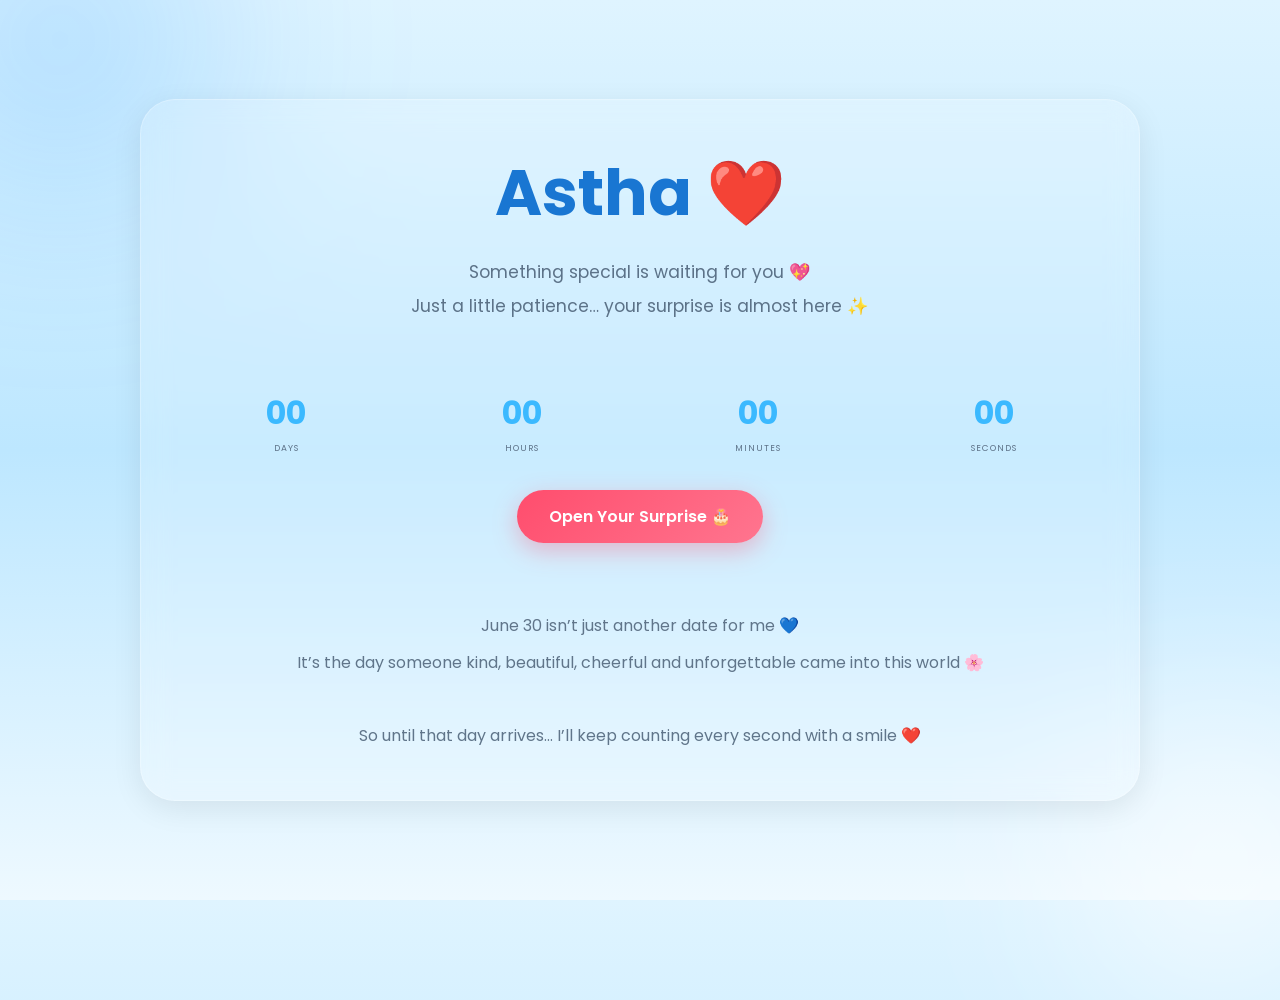
<file: index.html>
<!DOCTYPE html>
<html lang="en">
<head>
<meta charset="UTF-8">
<meta name="viewport" content="width=device-width, initial-scale=1.0">

<title>Astha ❤️</title>

<link href="https://fonts.googleapis.com/css2?family=Poppins:wght@300;400;500;600;700&display=swap" rel="stylesheet">

<style>

*{
    margin:0;
    padding:0;
    box-sizing:border-box;
    font-family:'Poppins',sans-serif;
}

body{
    min-height:100vh;
    overflow:hidden;
    background:linear-gradient(to bottom,#dff4ff,#bde7ff,#eef9ff);
    display:flex;
    justify-content:center;
    align-items:center;
    position:relative;
    padding:20px;
}

.glow1,
.glow2{
    position:absolute;
    border-radius:50%;
    filter:blur(100px);
}

.glow1{
    width:320px;
    height:320px;
    background:rgba(0,140,255,0.18);
    top:-120px;
    left:-100px;
}

.glow2{
    width:280px;
    height:280px;
    background:rgba(255,255,255,0.7);
    bottom:-100px;
    right:-80px;
}

.float{
    position:absolute;
    top:-50px;
    animation:fall linear infinite;
    opacity:0.85;
}

@keyframes fall{

    0%{
        transform:translateY(-10vh) rotate(0deg);
        opacity:0;
    }

    10%{
        opacity:1;
    }

    100%{
        transform:translateY(120vh) rotate(360deg);
        opacity:1;
    }
}

.container{
    text-align:center;
    z-index:5;
    width:100%;
    max-width:1000px;
}

.glass-box{

    background:rgba(255,255,255,0.18);

    backdrop-filter:blur(14px);

    -webkit-backdrop-filter:blur(14px);

    border:1px solid rgba(255,255,255,0.25);

    border-radius:35px;

    padding:45px 30px;

    box-shadow:0 8px 30px rgba(0,0,0,0.08);
}

h1{
    font-size:4rem;
    color:#1976d2;
    margin-bottom:15px;
    font-weight:700;
}

h1 span{
    color:#ff4d6d;
}

.subtitle{
    color:#5c7288;
    font-size:1.08rem;
    line-height:2;
    margin-bottom:65px;
}

.countdown{
    display:grid;
    grid-template-columns:repeat(4,1fr);
    gap:6px;
    align-items:center;
    width:100%;
}

.time{
    min-width:0;
    width:100%;
}

.time h2{
    font-size:2rem;
    color:#3BB9FF
}

.time p{
    font-size:0.55rem;
    letter-spacing:1px;
    margin-top:5px;
    color:#5d7288;
}

.divider{
    display:none;
}

.bottom{
    margin-top:65px;
    color:#60758a;
    line-height:2.3;
    font-size:1rem;
}



.surprise-btn{
    display:none;
    margin-top:35px;
    padding:14px 32px;
    background:linear-gradient(135deg,#ff4d6d,#ff758f);
    color:white;
    text-decoration:none;
    border-radius:40px;
    font-size:1rem;
    font-weight:600;
    box-shadow:0 8px 25px rgba(255,77,109,0.35);
    transition:0.3s ease;
    animation:pop 1s infinite alternate;
}

.surprise-btn:hover{
    transform:scale(1.05);
}

@keyframes pop{
    from{
        transform:scale(1);
    }
    to{
        transform:scale(1.06);
    }
}

/* Mobile Responsive */

@media(max-width:768px){

    body{
        padding:14px;
    }

    .glass-box{
        padding:28px 14px;
        border-radius:24px;
    }

    h1{
        font-size:2.3rem;
    }

    .subtitle{
        font-size:0.88rem;
        margin-bottom:30px;
        line-height:1.7;
    }

    .countdown{
        display:flex;
        justify-content:center;
        align-items:center;
        flex-wrap:nowrap;
        gap:8px;
    }

    .time{
        min-width:auto;
        width:22%;
    }

    .time h2{
        font-size:2.2rem;
    }

    .time p{
        font-size:0.58rem;
        letter-spacing:1px;
        margin-top:6px;
    }

    .divider{
        display:block;
        font-size:2rem;
        margin-top:-8px;
    }

    .bottom{
        margin-top:28px;
        font-size:0.82rem;
        line-height:1.8;
    }

    .surprise-btn{
        font-size:0.9rem;
        padding:12px 24px;
    }
}

</style>
</head>

<body>

<div class="glow1"></div>
<div class="glow2"></div>

<div id="floating"></div>

<div class="container">

    <div class="glass-box">

        <h1>
            Astha <span>❤️</span>
        </h1>

        <p class="subtitle">

            Something special is waiting for you 💖
            <br>

            Just a little patience… your surprise is almost here ✨

        </p>

        <div class="countdown">

            <div class="time">
                <h2 id="days">00</h2>
                <p>DAYS</p>
            </div>

            <div class="divider">:</div>

            <div class="time">
                <h2 id="hours">00</h2>
                <p>HOURS</p>
            </div>

            <div class="divider">:</div>

            <div class="time">
                <h2 id="minutes">00</h2>
                <p>MINUTES</p>
            </div>

            <div class="divider">:</div>

            <div class="time">
                <h2 id="seconds">00</h2>
                <p>SECONDS</p>
            </div>

        </div>



        <a href="cake.html" id="surpriseBtn" class="surprise-btn">
            Open Your Surprise 🎂
        </a>

        <div class="bottom">

            June 30 isn’t just another date for me 💙
            <br>

            It’s the day someone kind, beautiful, cheerful and unforgettable came into this world 🌸
            <br><br>

            So until that day arrives…
            I’ll keep counting every second with a smile ❤️

        </div>

    </div>

</div>

<script>

const floating =
document.getElementById("floating");

const items = [
    "🌸",
    "💙",
    "✨",
    "🦋",
    "❤️"
];

for(let i=0;i<40;i++){

    const item =
    document.createElement("div");

    item.classList.add("float");

    item.innerHTML =
    items[Math.floor(Math.random()*items.length)];

    item.style.left =
    Math.random()*100 + "vw";

    item.style.fontSize =
    (Math.random()*18 + 18) + "px";

    item.style.animationDuration =
    (Math.random()*5 + 5) + "s";

    floating.appendChild(item);
}

const birthday =
new Date("June 30, 2026 00:00:00").getTime();

setInterval(function(){

    const now =
    new Date().getTime();

    const distance =
    birthday - now;

    const days =
    Math.floor(distance /
    (1000*60*60*24));

    const hours =
    Math.floor((distance %
    (1000*60*60*24)) /
    (1000*60*60));

    const minutes =
    Math.floor((distance %
    (1000*60*60)) /
    (1000*60));

    const seconds =
    Math.floor((distance %
    (1000*60)) / 1000);

    document.getElementById("days")
    .innerHTML = days;

    document.getElementById("hours")
    .innerHTML = hours;

    document.getElementById("minutes")
    .innerHTML = minutes;

    document.getElementById("seconds")
    .innerHTML = seconds;

    if(distance <= 0){

        document.getElementById("days").innerHTML = "00";
        document.getElementById("hours").innerHTML = "00";
        document.getElementById("minutes").innerHTML = "00";
        document.getElementById("seconds").innerHTML = "00";

        document.getElementById("surpriseBtn").style.display = "inline-block";
    }

},1000);

</script>

</body>
</html>
</file>
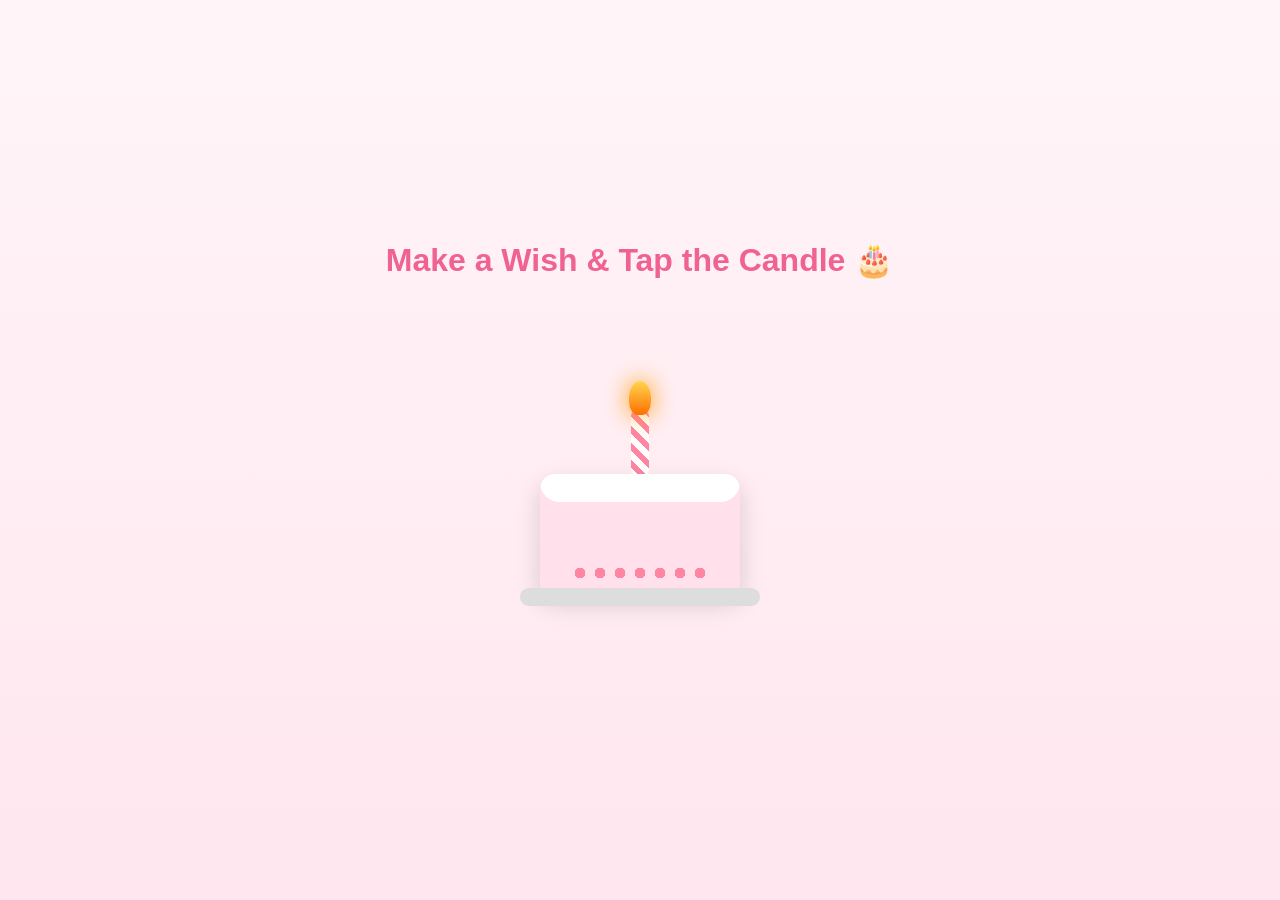
<file: cake.html>
<!DOCTYPE html>
<html lang="en">
<head>
<meta charset="UTF-8" />
<meta name="viewport" content="width=device-width, initial-scale=1.0"/>
<title>Birthday Cake Celebration</title>

<style>

:root{
    --pink:#ff85a2;
    --dark-pink:#f06292;
    --cake:#ffe0eb;
    --bg:#fff5f8;
}

*{
    margin:0;
    padding:0;
    box-sizing:border-box;
}

body{
    min-height:100vh;
    display:flex;
    justify-content:center;
    align-items:center;
    background:linear-gradient(to bottom,#fff5f8,#ffe6ef);
    overflow:hidden;
    font-family:'Segoe UI',sans-serif;
}

.container{
    text-align:center;
    position:relative;
    z-index:2;
}

.title{
    color:var(--dark-pink);
    margin-bottom:35px;
    font-size:2rem;
    animation:fadeIn 1s ease;
}



.cake-container{
    position:relative;
    width:240px;
    height:280px;
    margin:auto;
    cursor:pointer;
}

.cake{
    position:absolute;
    bottom:0;
    left:50%;
    transform:translateX(-50%);
    width:200px;
    height:120px;
    background:var(--cake);
    border-radius:15px 15px 10px 10px;
    overflow:hidden;
    box-shadow:0 10px 25px rgba(0,0,0,.15);
}

.cake::before{
    content:"";
    position:absolute;
    top:0;
    left:0;
    width:100%;
    height:28px;
    background:white;
    border-radius:0 0 20px 20px;
}

.cake::after{
    content:"";
    position:absolute;
    bottom:15px;
    left:50%;
    transform:translateX(-50%);
    width:140px;
    height:12px;
    background:
    radial-gradient(circle,var(--pink) 45%,transparent 46%) repeat-x;
    background-size:20px 12px;
}

.plate{
    position:absolute;
    bottom:-12px;
    left:50%;
    transform:translateX(-50%);
    width:240px;
    height:18px;
    background:#ddd;
    border-radius:50px;
}



.candle{
    position:absolute;
    bottom:118px;
    left:50%;
    transform:translateX(-50%);
    width:18px;
    height:65px;
    border-radius:5px;

    background:repeating-linear-gradient(
        45deg,
        white,
        white 6px,
        var(--pink) 6px,
        var(--pink) 12px
    );
}

.flame{
    position:absolute;
    top:-30px;
    left:50%;
    transform:translateX(-50%);
    width:22px;
    height:34px;

    background:linear-gradient(to bottom,#ffd54f,#ff6f00);

    border-radius:50% 50% 40% 40%;
    box-shadow:0 0 25px #ff9800;

    animation:flicker .5s infinite alternate;
}

@keyframes flicker{
    from{
        transform:translateX(-50%) scale(1);
    }
    to{
        transform:translateX(-50%) scale(1.1);
    }
}



.bite{
    position:absolute;
    top:-15px;
    right:-10px;
    width:65px;
    height:65px;
    background:#fff5f8;
    border-radius:50%;
    display:none;
}



.message{
    margin-top:35px;
    font-size:1.6rem;
    color:var(--dark-pink);

    opacity:0;
    transform:translateY(20px);

    transition:.6s;
}

.message.show{
    opacity:1;
    transform:translateY(0);
}



.next-btn{
    margin-top:25px;
    padding:14px 35px;
    border:none;
    border-radius:50px;
    background:var(--pink);
    color:white;
    font-size:1rem;
    cursor:pointer;
    display:none;

    box-shadow:0 5px 15px rgba(0,0,0,.15);
    transition:.3s;
}

.next-btn:hover{
    transform:scale(1.05);
}



.confetti{
    position:absolute;
    width:10px;
    height:10px;
    background:red;
    top:-10px;
    animation:fall linear forwards;
}

@keyframes fall{
    to{
        transform:translateY(110vh) rotate(720deg);
        opacity:0;
    }
}

/* BALLOONS */

.balloon{
    position:absolute;
    width:50px;
    height:65px;
    border-radius:50%;
    animation:floatUp 6s linear forwards;
}

.balloon::after{
    content:"";
    position:absolute;
    width:2px;
    height:60px;
    background:#999;
    left:50%;
    top:60px;
}

@keyframes floatUp{
    from{
        transform:translateY(100vh);
    }
    to{
        transform:translateY(-120vh);
    }
}



.hidden{
    display:none;
}

@keyframes fadeIn{
    from{
        opacity:0;
        transform:translateY(-10px);
    }
    to{
        opacity:1;
        transform:translateY(0);
    }
}



@media(max-width:480px){

    .title{
        font-size:1.5rem;
    }

    .cake-container{
        transform:scale(.9);
    }

}

</style>
</head>

<body>

<div class="container">

    <h1 class="title" id="title">
        Make a Wish & Tap the Candle 🎂
    </h1>

    <div class="cake-container" onclick="cakeAnimation()">

        <div class="candle">
            <div class="flame" id="flame"></div>
        </div>

        <div class="cake">
            <div class="bite" id="bite"></div>
        </div>

        <div class="plate"></div>

    </div>

    <div class="message" id="message">
        ✨ Happy Birthday Beautiful ❤️ ✨
    </div>

    <button class="next-btn" id="nextBtn">
        Next Surprise ❤️
    </button>

</div>

<script>

let step = 0;

function cakeAnimation(){

    // FIRST TAP
    if(step === 0){

        document.getElementById("flame").classList.add("hidden");

        document.getElementById("title").innerText =
            "Yay!! Celebration Time 🎉";

        startCelebration();

        step = 1;
    }

    // SECOND TAP
    else if(step === 1){

        document.getElementById("bite").style.display = "block";

        document.getElementById("message").classList.add("show");

        document.getElementById("title").innerText =
            "Happy Birthday My Beautiful ❤️";

        document.getElementById("nextBtn").style.display = "inline-block";

        step = 2;
    }
}

/* CONFETTI */

function startCelebration(){

    for(let i=0;i<120;i++){

        let confetti = document.createElement("div");

        confetti.classList.add("confetti");

        document.body.appendChild(confetti);

        let colors = [
            "#ff4d6d",
            "#ff85a2",
            "#ffd166",
            "#06d6a0",
            "#118ab2",
            "#9b5de5"
        ];

        confetti.style.background =
            colors[Math.floor(Math.random()*colors.length)];

        confetti.style.left = Math.random()*100 + "vw";

        confetti.style.animationDuration =
            (Math.random()*3 + 2) + "s";

        confetti.style.opacity = Math.random();

        setTimeout(()=>{
            confetti.remove();
        },5000);
    }

    createBalloons();
}

/* BALLOONS */

function createBalloons(){

    let balloonColors = [
        "#ff4d6d",
        "#ff85a2",
        "#ffd166",
        "#06d6a0",
        "#118ab2"
    ];

    for(let i=0;i<12;i++){

        let balloon = document.createElement("div");

        balloon.classList.add("balloon");

        balloon.style.background =
            balloonColors[Math.floor(Math.random()*balloonColors.length)];

        balloon.style.left = Math.random()*100 + "vw";

        balloon.style.animationDuration =
            (Math.random()*3 + 4) + "s";

        document.body.appendChild(balloon);

        setTimeout(()=>{
            balloon.remove();
        },7000);
    }
}



document.getElementById("nextBtn").addEventListener("click",()=>{

    
    window.location.href = "nasa.html";

});

</script>

</body>
</html>
</file>
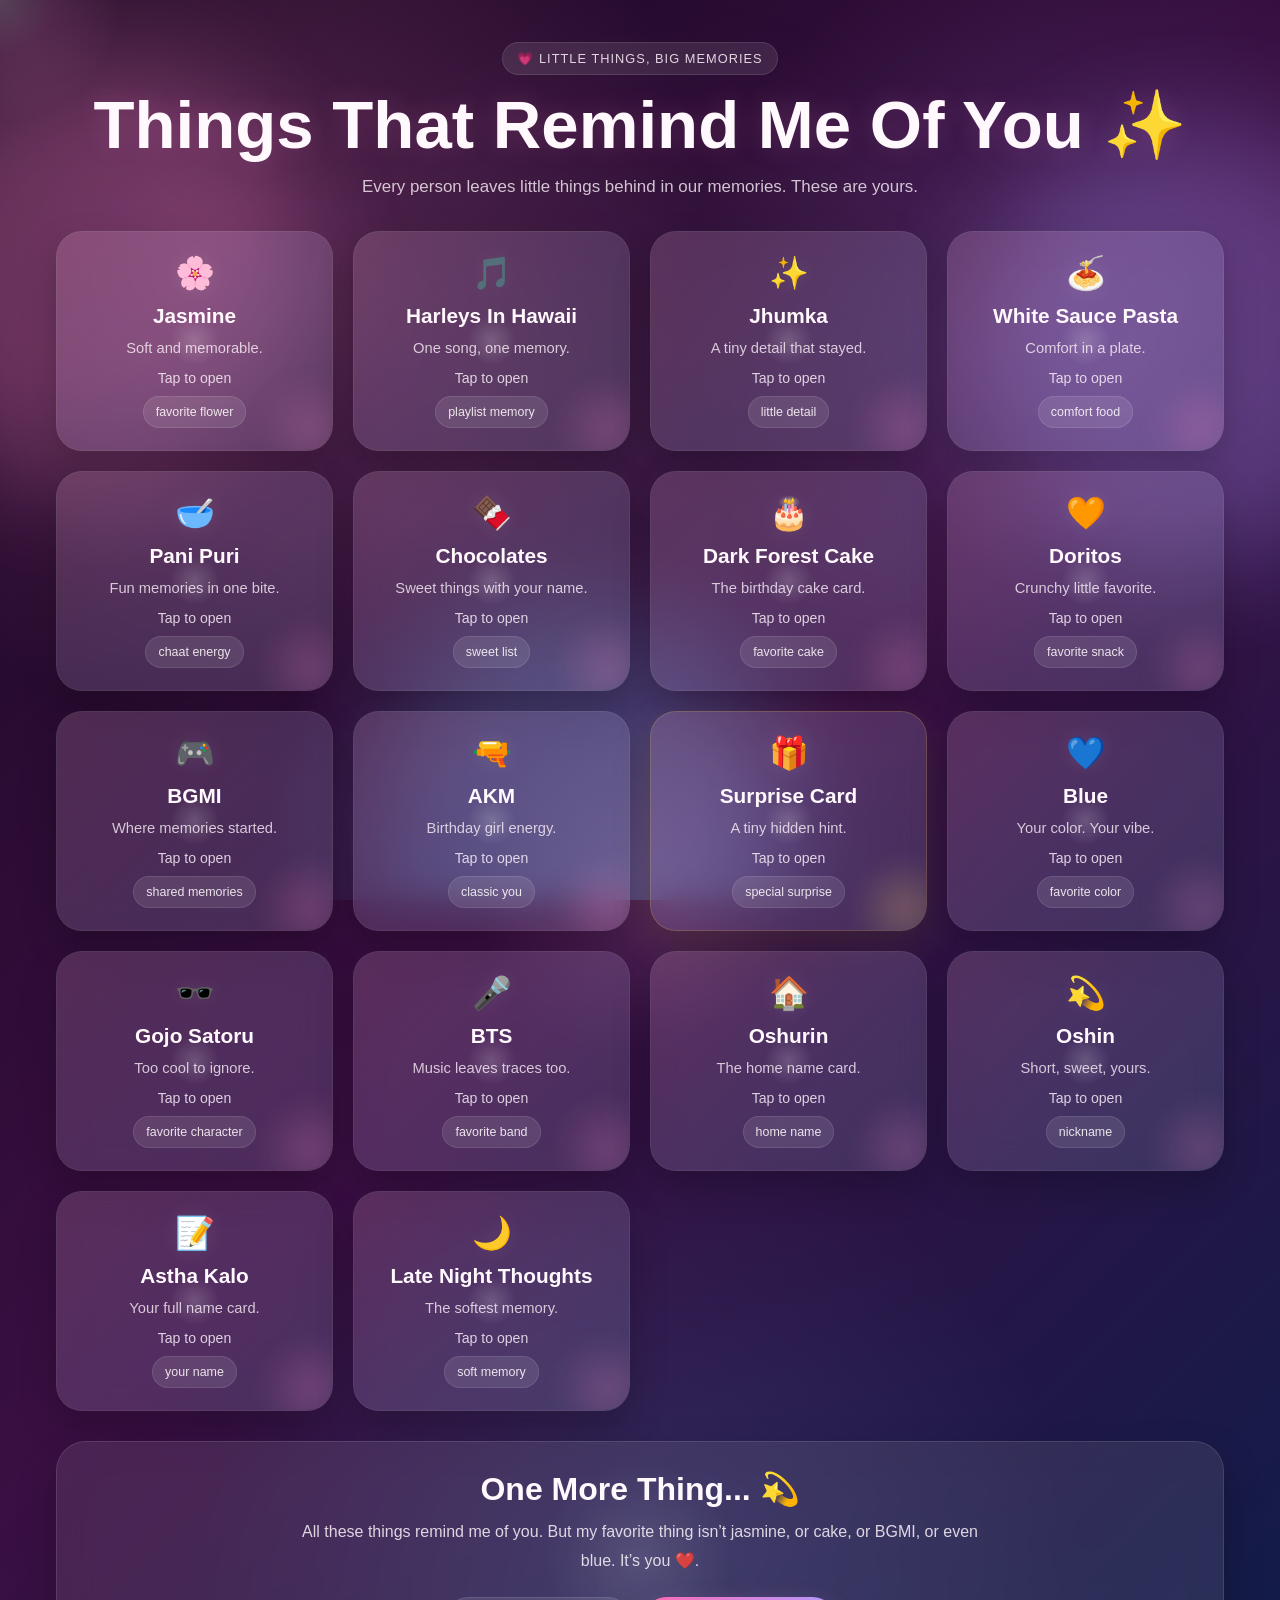
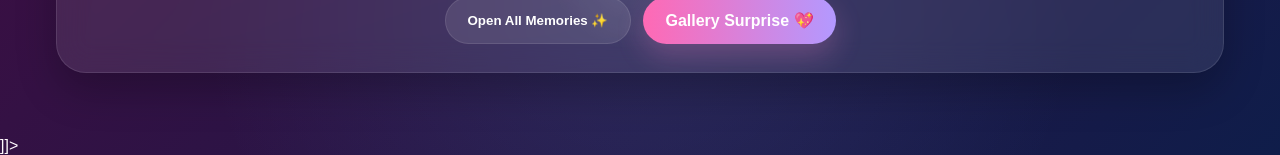
<file: cards.html>
<style>
    *{
      margin:0;
      padding:0;
      box-sizing:border-box;
      font-family:'Poppins',sans-serif;
      -webkit-tap-highlight-color:transparent;
    }

    :root{
      --x:50%;
      --y:50%;
      --bg1:#1a0821;
      --bg2:#3a0f43;
      --bg3:#0f1d4a;
      --pink:#ff88cb;
      --pink2:#ff69b4;
      --rose:#ff9acb;
      --violet:#b399ff;
      --blue:#6dbdff;
      --text:#fff8fd;
      --muted:rgba(255,245,252,.78);
    }

    html,body{
      width:100%;
      min-height:100%;
    }

    body{
      min-height:100svh;
      overflow-x:hidden;
      background:
        radial-gradient(circle at var(--x) var(--y), rgba(255,182,220,.14), transparent 16%),
        radial-gradient(circle at 18% 14%, rgba(255,136,203,.22), transparent 26%),
        radial-gradient(circle at 84% 18%, rgba(179,153,255,.18), transparent 22%),
        radial-gradient(circle at 50% 90%, rgba(109,189,255,.12), transparent 26%),
        linear-gradient(135deg,var(--bg1),var(--bg2),var(--bg3));
      color:var(--text);
      position:relative;
    }

    body::before{
      content:"";
      position:fixed;
      inset:0;
      background:radial-gradient(circle at center, rgba(255,255,255,.05), transparent 60%);
      pointer-events:none;
      z-index:0;
    }

    .sky{
      position:fixed;
      inset:0;
      overflow:hidden;
      pointer-events:none;
      z-index:0;
    }

    .floaty,.bg-heart,.bg-emoji{
      position:absolute;
      animation:floatUp linear infinite;
      pointer-events:none;
    }

    .floaty{
      color:rgba(255,255,255,.20);
    }

    .bg-heart{
      color:rgba(255,160,210,.24);
      text-shadow:0 0 14px rgba(255,136,203,.20);
      opacity:.28;
    }

    .bg-emoji{
      opacity:.10;
      filter:drop-shadow(0 0 10px rgba(255,255,255,.05));
    }

    .orb{
      position:absolute;
      width:34vmax;
      height:34vmax;
      border-radius:50%;
      filter:blur(55px);
      opacity:.24;
      animation:drift 16s ease-in-out infinite;
    }

    .orb.one{background:#ff88cb; left:-10%; top:6%;}
    .orb.two{background:#b399ff; right:-10%; top:14%; animation-delay:-5s;}
    .orb.three{background:#6dbdff; left:28%; bottom:-16%; animation-delay:-9s;}

    .cursor-light{
      position:fixed;
      width:240px;
      height:240px;
      left:0;
      top:0;
      border-radius:50%;
      transform:translate(-50%,-50%);
      pointer-events:none;
      background:radial-gradient(circle, rgba(255,255,255,.20), rgba(255,136,203,.12) 32%, rgba(255,255,255,0) 72%);
      mix-blend-mode:screen;
      z-index:1;
    }

    .container{
      width:min(1200px,100%);
      margin:auto;
      padding:42px 16px 64px;
      position:relative;
      z-index:2;
    }

    .hero{
      text-align:center;
      margin-bottom:28px;
      animation:fadeUp .9s ease;
    }

    .eyebrow{
      display:inline-block;
      padding:8px 14px;
      border-radius:999px;
      background:rgba(255,255,255,.10);
      border:1px solid rgba(255,255,255,.10);
      color:rgba(255,245,252,.85);
      font-size:.8rem;
      letter-spacing:.08em;
      text-transform:uppercase;
      margin-bottom:14px;
    }

    h1{
      font-size:clamp(2.2rem,7vw,4.2rem);
      margin-bottom:12px;
      line-height:1.06;
      text-shadow:0 0 26px rgba(255,136,203,.18);
    }

    .subtitle{
      max-width:760px;
      margin:auto;
      color:var(--muted);
      line-height:1.8;
      font-size:clamp(.98rem,2.6vw,1.06rem);
    }

    .grid{
      display:grid;
      grid-template-columns:repeat(auto-fit,minmax(240px,1fr));
      gap:20px;
    }

    .card{
      position:relative;
      background:rgba(255,255,255,.09);
      border:1px solid rgba(255,255,255,.10);
      border-radius:26px;
      padding:22px 18px;
      min-height:220px;
      backdrop-filter:blur(16px);
      -webkit-backdrop-filter:blur(16px);
      box-shadow:0 16px 36px rgba(0,0,0,.22);
      overflow:hidden;
      cursor:pointer;
      transition:transform .28s ease, box-shadow .28s ease, border-color .28s ease, background .28s ease;
      transform-style:preserve-3d;
    }

    .card::before{
      content:"";
      position:absolute;
      inset:0;
      background:
        radial-gradient(circle at var(--x) var(--y), rgba(255,255,255,.18), transparent 14%),
        linear-gradient(135deg, rgba(255,136,203,.10), rgba(179,153,255,.08), rgba(109,189,255,.06));
      pointer-events:none;
    }

    .card::after{
      content:"";
      position:absolute;
      right:-34px;
      bottom:-34px;
      width:110px;
      height:110px;
      border-radius:50%;
      background:radial-gradient(circle, rgba(255,136,203,.22), transparent 68%);
      filter:blur(10px);
      pointer-events:none;
    }

    .card:hover{
      transform:translateY(-8px);
      box-shadow:0 22px 44px rgba(0,0,0,.28);
      border-color:rgba(255,255,255,.16);
    }

    .card.open{
      background:rgba(255,255,255,.12);
      border-color:rgba(255,190,225,.28);
      box-shadow:0 24px 50px rgba(255,136,203,.10), 0 22px 42px rgba(0,0,0,.25);
    }

    .special-card{
      border-color:rgba(255,209,102,.22);
      box-shadow:0 16px 40px rgba(255,209,102,.10), 0 16px 36px rgba(0,0,0,.22);
    }

    .special-card::after{
      background:radial-gradient(circle, rgba(255,209,102,.26), transparent 68%);
    }

    .card-inner{
      position:relative;
      z-index:2;
      height:100%;
      display:flex;
      flex-direction:column;
      align-items:center;
      justify-content:flex-start;
      text-align:center;
    }

    .emoji{
      font-size:2rem;
      margin-bottom:12px;
      filter:drop-shadow(0 0 10px rgba(255,255,255,.08));
    }

    .card h2{
      font-size:1.3rem;
      margin-bottom:8px;
      line-height:1.2;
      text-align:center;
    }

    .mini{
      color:var(--muted);
      font-size:.92rem;
      line-height:1.6;
      margin-bottom:10px;
      text-align:center;
    }

    .tap{
      color:rgba(255,245,252,.82);
      font-size:.88rem;
      transition:opacity .25s ease, transform .25s ease;
      text-align:center;
    }

    .hidden{
      max-height:0;
      overflow:hidden;
      opacity:0;
      transform:translateY(10px);
      transition:max-height .45s ease, opacity .3s ease, transform .3s ease, margin-top .3s ease;
      margin-top:0;
      color:rgba(255,250,253,.95);
      line-height:1.65;
      font-size:.94rem;
      text-align:center;
    }

    .card.open .hidden{
      max-height:140px;
      opacity:1;
      transform:translateY(0);
      margin-top:10px;
    }

    .card.open .tap{
      opacity:0;
      transform:translateY(-6px);
    }

    .badge{
      display:inline-flex;
      align-items:center;
      justify-content:center;
      gap:8px;
      margin-top:auto;
      padding:8px 12px;
      border-radius:999px;
      background:rgba(255,255,255,.10);
      border:1px solid rgba(255,255,255,.10);
      font-size:.78rem;
      color:rgba(255,250,253,.88);
      text-align:center;
    }

    .final-card{
      margin-top:30px;
      background:rgba(255,255,255,.09);
      border:1px solid rgba(255,255,255,.10);
      border-radius:30px;
      padding:28px 22px;
      text-align:center;
      backdrop-filter:blur(16px);
      -webkit-backdrop-filter:blur(16px);
      box-shadow:0 18px 40px rgba(0,0,0,.24);
      position:relative;
      overflow:hidden;
    }

    .final-card::before{
      content:"";
      position:absolute;
      inset:0;
      background:radial-gradient(circle at var(--x) var(--y), rgba(255,255,255,.10), transparent 16%);
      pointer-events:none;
    }

    .final-card h2,
    .final-card p,
    .actions{
      position:relative;
      z-index:2;
    }

    .final-card h2{
      font-size:clamp(1.5rem,4vw,2rem);
      margin-bottom:10px;
    }

    .final-card p{
      color:rgba(255,245,252,.84);
      line-height:1.8;
      max-width:700px;
      margin:0 auto;
      text-align:center;
    }

    .actions{
      margin-top:22px;
      display:flex;
      justify-content:center;
      gap:12px;
      flex-wrap:wrap;
    }

    .btn{
      display:inline-flex;
      align-items:center;
      justify-content:center;
      padding:14px 22px;
      border:none;
      border-radius:999px;
      text-decoration:none;
      color:white;
      cursor:pointer;
      font-weight:600;
      transition:.25s ease;
      min-width:170px;
    }

    .btn.primary{
      background:linear-gradient(90deg,var(--pink2),var(--violet));
      box-shadow:0 12px 28px rgba(255,136,203,.24);
    }

    .btn.secondary{
      background:rgba(255,255,255,.10);
      border:1px solid rgba(255,255,255,.10);
    }

    .btn:hover{
      transform:translateY(-3px) scale(1.02);
    }

    .spark,.heart{
      position:fixed;
      pointer-events:none;
      z-index:10000;
      transform:translate(-50%,-50%);
    }

    .spark{
      width:10px;
      height:10px;
      border-radius:50%;
      background:radial-gradient(circle, rgba(255,255,255,1), rgba(255,255,255,0));
      animation:spark .9s ease forwards;
    }

    .heart{
      font-size:18px;
      animation:heartRise 1.45s ease forwards;
      filter:drop-shadow(0 0 10px rgba(255,136,203,.32));
    }

    @keyframes floatUp{
      from{transform:translateY(0) rotate(0deg);}
      to{transform:translateY(-120vh) rotate(180deg);}
    }

    @keyframes drift{
      0%,100%{transform:translate(0,0) scale(1);}
      50%{transform:translate(24px,-22px) scale(1.08);}
    }

    @keyframes fadeUp{
      from{opacity:0; transform:translateY(24px);}
      to{opacity:1; transform:translateY(0);}
    }

    @keyframes spark{
      0%{opacity:1; transform:translate(-50%,-50%) scale(.5);}
      100%{opacity:0; transform:translate(-50%,-50%) scale(3.5);}
    }

    @keyframes heartRise{
      0%{opacity:0; transform:translate(-50%,-50%) scale(.7);}
      15%{opacity:1;}
      100%{opacity:0; transform:translate(-50%,-150px) scale(1.4);}
    }

    @media (max-width:768px){
      .container{
        padding:28px 14px 40px;
      }

      .grid{
        gap:16px;
      }

      .card{
        min-height:190px;
        padding:18px 16px;
        border-radius:22px;
      }

      .emoji{
        font-size:1.9rem;
        margin-bottom:10px;
      }

      .card h2{
        font-size:1.18rem;
      }

      .mini{
        font-size:.88rem;
        margin-bottom:8px;
      }

      .hidden{
        font-size:.9rem;
      }

      .badge{
        font-size:.74rem;
        padding:7px 10px;
      }

      .final-card{
        padding:22px 18px;
        border-radius:24px;
      }
    }

    @media (max-width:640px){
      .cursor-light{
        width:120px;
        height:120px;
      }

      .container{
        padding:22px 10px 34px;
      }

      .hero{
        margin-bottom:20px;
      }

      .eyebrow{
        font-size:.72rem;
        padding:7px 12px;
        margin-bottom:12px;
      }

      h1{
        font-size:clamp(1.9rem,9vw,2.7rem);
        margin-bottom:10px;
      }

      .subtitle{
        font-size:.92rem;
        line-height:1.65;
        max-width:330px;
      }

      .grid{
        grid-template-columns:1fr;
        gap:14px;
      }

      .card{
        min-height:168px;
        border-radius:20px;
        padding:16px 14px;
      }

      .card:hover{
        transform:none;
      }

      .emoji{
        font-size:1.7rem;
        margin-bottom:8px;
      }

      .card h2{
        font-size:1.08rem;
        margin-bottom:6px;
      }

      .mini{
        font-size:.84rem;
        line-height:1.45;
        margin-bottom:8px;
      }

      .tap{
        font-size:.82rem;
      }

      .hidden{
        font-size:.86rem;
        line-height:1.5;
      }

      .card.open .hidden{
        max-height:120px;
        margin-top:8px;
      }

      .badge{
        margin-top:10px;
        font-size:.7rem;
        padding:6px 10px;
        line-height:1.2;
      }

      .final-card{
        margin-top:22px;
        border-radius:20px;
        padding:20px 14px;
      }

      .final-card h2{
        font-size:1.35rem;
      }

      .final-card p{
        font-size:.9rem;
        line-height:1.65;
      }

      .actions{
        flex-direction:column;
        gap:10px;
        margin-top:18px;
      }

      .btn{
        width:100%;
        min-width:0;
        padding:13px 18px;
        font-size:.92rem;
      }
    }

    @media (max-width:420px){
      .container{
        padding:18px 8px 28px;
      }

      .card{
        min-height:160px;
        padding:14px 12px;
      }

      .emoji{
        font-size:1.55rem;
      }

      .card h2{
        font-size:1rem;
      }

      .mini{
        font-size:.8rem;
      }

      .hidden{
        font-size:.84rem;
      }

      .badge{
        font-size:.68rem;
      }
    }
  </style>
</head>
<body>
  <div class="sky" id="sky">
    <div class="orb one"></div>
    <div class="orb two"></div>
    <div class="orb three"></div>
  </div>

  <div class="cursor-light" id="cursorLight"></div>

  <div class="container">
    <div class="hero">
      <div class="eyebrow">💗 Little things, big memories</div>
      <h1>Things That Remind Me Of You ✨</h1>
      <p class="subtitle">
        Every person leaves little things behind in our memories. These are yours.
      </p>
    </div>

    <div class="grid">
      <div class="card" onclick="openCard(this, event)"><div class="card-inner"><div class="emoji">🌸</div><h2>Jasmine</h2><div class="mini">Soft and memorable.</div><div class="tap">Tap to open</div><div class="hidden">Your favorite flower.</div><div class="badge">favorite flower</div></div></div>
      <div class="card" onclick="openCard(this, event)"><div class="card-inner"><div class="emoji">🎵</div><h2>Harleys In Hawaii</h2><div class="mini">One song, one memory.</div><div class="tap">Tap to open</div><div class="hidden">Can't hear this without thinking of you.</div><div class="badge">playlist memory</div></div></div>
      <div class="card" onclick="openCard(this, event)"><div class="card-inner"><div class="emoji">✨</div><h2>Jhumka</h2><div class="mini">A tiny detail that stayed.</div><div class="tap">Tap to open</div><div class="hidden">The earring wali picture.</div><div class="badge">little detail</div></div></div>
      <div class="card" onclick="openCard(this, event)"><div class="card-inner"><div class="emoji">🍝</div><h2>White Sauce Pasta</h2><div class="mini">Comfort in a plate.</div><div class="tap">Tap to open</div><div class="hidden">Comfort food approved by Astha.</div><div class="badge">comfort food</div></div></div>
      <div class="card" onclick="openCard(this, event)"><div class="card-inner"><div class="emoji">🥣</div><h2>Pani Puri</h2><div class="mini">Fun memories in one bite.</div><div class="tap">Tap to open</div><div class="hidden">One plate is never enough.</div><div class="badge">chaat energy</div></div></div>
      <div class="card" onclick="openCard(this, event)"><div class="card-inner"><div class="emoji">🍫</div><h2>Chocolates</h2><div class="mini">Sweet things with your name.</div><div class="tap">Tap to open</div><div class="hidden">Dairy Milk Fruit & Nut and Bournville Cranberry 70%.</div><div class="badge">sweet list</div></div></div>
      <div class="card" onclick="openCard(this, event)"><div class="card-inner"><div class="emoji">🎂</div><h2>Dark Forest Cake</h2><div class="mini">The birthday cake card.</div><div class="tap">Tap to open</div><div class="hidden">Your favorite cake — dark forest.</div><div class="badge">favorite cake</div></div></div>
      <div class="card" onclick="openCard(this, event)"><div class="card-inner"><div class="emoji">🧡</div><h2>Doritos</h2><div class="mini">Crunchy little favorite.</div><div class="tap">Tap to open</div><div class="hidden">Your snack card had to be here too.</div><div class="badge">favorite snack</div></div></div>
      <div class="card" onclick="openCard(this, event)"><div class="card-inner"><div class="emoji">🎮</div><h2>BGMI</h2><div class="mini">Where memories started.</div><div class="tap">Tap to open</div><div class="hidden">So many memories started here.</div><div class="badge">shared memories</div></div></div>
      <div class="card" onclick="openCard(this, event)"><div class="card-inner"><div class="emoji">🔫</div><h2>AKM</h2><div class="mini">Birthday girl energy.</div><div class="tap">Tap to open</div><div class="hidden">The favorite weapon of the birthday girl.</div><div class="badge">classic you</div></div></div>
      <div class="card special-card" onclick="openCard(this, event)"><div class="card-inner"><div class="emoji">🎁</div><h2>Surprise Card</h2><div class="mini">A tiny hidden hint.</div><div class="tap">Tap to open</div><div class="hidden">Check your BGMI account 👀</div><div class="badge">special surprise</div></div></div>
      <div class="card" onclick="openCard(this, event)"><div class="card-inner"><div class="emoji">💙</div><h2>Blue</h2><div class="mini">Your color. Your vibe.</div><div class="tap">Tap to open</div><div class="hidden">Blue always reminds me of you.</div><div class="badge">favorite color</div></div></div>
      <div class="card" onclick="openCard(this, event)"><div class="card-inner"><div class="emoji">🕶️</div><h2>Gojo Satoru</h2><div class="mini">Too cool to ignore.</div><div class="tap">Tap to open</div><div class="hidden">Every Gojo mention reminds me of you.</div><div class="badge">favorite character</div></div></div>
      <div class="card" onclick="openCard(this, event)"><div class="card-inner"><div class="emoji">🎤</div><h2>BTS</h2><div class="mini">Music leaves traces too.</div><div class="tap">Tap to open</div><div class="hidden">Your favorite band deserved a card too.</div><div class="badge">favorite band</div></div></div>
      <div class="card" onclick="openCard(this, event)"><div class="card-inner"><div class="emoji">🏠</div><h2>Oshurin</h2><div class="mini">The home name card.</div><div class="tap">Tap to open</div><div class="hidden">Your home name — Oshurin.</div><div class="badge">home name</div></div></div>
      <div class="card" onclick="openCard(this, event)"><div class="card-inner"><div class="emoji">💫</div><h2>Oshin</h2><div class="mini">Short, sweet, yours.</div><div class="tap">Tap to open</div><div class="hidden">Your nickname — Oshin.</div><div class="badge">nickname</div></div></div>
      <div class="card" onclick="openCard(this, event)"><div class="card-inner"><div class="emoji">📝</div><h2>Astha Kalo</h2><div class="mini">Your full name card.</div><div class="tap">Tap to open</div><div class="hidden">Your full name, the way I know it — Astha Kalo ❤️</div><div class="badge">your name</div></div></div>
      <div class="card" onclick="openCard(this, event)"><div class="card-inner"><div class="emoji">🌙</div><h2>Late Night Thoughts</h2><div class="mini">The softest memory.</div><div class="tap">Tap to open</div><div class="hidden">You are remembered in silence too.</div><div class="badge">soft memory</div></div></div>
    </div>

    <div class="final-card">
      <h2>One More Thing... 💫</h2>
      <p>
        All these things remind me of you. But my favorite thing isn’t jasmine, or cake, or BGMI, or even blue. It’s you ❤️.
      </p>

      <div class="actions">
        <button class="btn secondary" id="openAllBtn">Open All Memories ✨</button>
        <a href="gallery.html" class="btn primary" id="nextBtn">Gallery Surprise 💖</a>
      </div>
    </div>
  </div>

  <script>
    const bgEmojis = ["💗","💙","✨","🌸","💫","💖"];
    const root = document.documentElement;
    const cursorLight = document.getElementById("cursorLight");
    const cards = document.querySelectorAll(".card");
    const openAllBtn = document.getElementById("openAllBtn");
    const nextBtn = document.getElementById("nextBtn");
    const sky = document.getElementById("sky");

    for(let i=0;i<10;i++){
      const star = document.createElement("div");
      star.className = "floaty";
      star.textContent = Math.random() > 0.5 ? "✦" : "⋆";
      star.style.left = Math.random()*100 + "vw";
      star.style.bottom = (-20 - Math.random()*140) + "px";
      star.style.fontSize = (10 + Math.random()*16) + "px";
      star.style.animationDuration = (10 + Math.random()*15) + "s";
      star.style.animationDelay = (-Math.random()*20) + "s";
      sky.appendChild(star);
    }

    for(let i=0;i<28;i++){
      const heart = document.createElement("div");
      heart.className = "bg-heart";
      heart.textContent = Math.random() > 0.5 ? "❤" : "♡";
      heart.style.left = Math.random()*100 + "vw";
      heart.style.bottom = (-20 - Math.random()*180) + "px";
      heart.style.fontSize = (12 + Math.random()*20) + "px";
      heart.style.animationDuration = (12 + Math.random()*18) + "s";
      heart.style.animationDelay = (-Math.random()*20) + "s";
      sky.appendChild(heart);
    }

    for(let i=0;i<8;i++){
      const emoji = document.createElement("div");
      emoji.className = "bg-emoji";
      emoji.textContent = bgEmojis[Math.floor(Math.random()*bgEmojis.length)];
      emoji.style.left = Math.random()*100 + "vw";
      emoji.style.bottom = (-20 - Math.random()*180) + "px";
      emoji.style.fontSize = (14 + Math.random()*14) + "px";
      emoji.style.animationDuration = (16 + Math.random()*18) + "s";
      emoji.style.animationDelay = (-Math.random()*20) + "s";
      sky.appendChild(emoji);
    }

    function updatePointer(x,y){
      root.style.setProperty("--x", x + "px");
      root.style.setProperty("--y", y + "px");
      cursorLight.style.left = x + "px";
      cursorLight.style.top = y + "px";
    }

    function createSpark(x,y){
      const spark = document.createElement("div");
      spark.className = "spark";
      spark.style.left = x + "px";
      spark.style.top = y + "px";
      document.body.appendChild(spark);
      setTimeout(()=>spark.remove(),900);
    }

    function createHeart(x,y){
      const heart = document.createElement("div");
      heart.className = "heart";
      heart.textContent = ["💗","✨","💖","🌸","💫"][Math.floor(Math.random()*5)];
      heart.style.left = x + "px";
      heart.style.top = y + "px";
      document.body.appendChild(heart);
      setTimeout(()=>heart.remove(),1450);
    }

    function openCard(card, event){
      card.classList.toggle("open");
      const x = event ? (event.clientX || window.innerWidth/2) : window.innerWidth/2;
      const y = event ? (event.clientY || window.innerHeight/2) : window.innerHeight/2;
      createSpark(x,y);
      createHeart(x,y);
    }

    cards.forEach(card=>{
      card.addEventListener("mousemove",(e)=>{
        if(window.innerWidth <= 768) return;
        const rect = card.getBoundingClientRect();
        const x = e.clientX - rect.left;
        const y = e.clientY - rect.top;
        const ry = ((x / rect.width) - 0.5) * 10;
        const rx = ((y / rect.height) - 0.5) * -10;
        card.style.transform = `perspective(950px) rotateX(${rx}deg) rotateY(${ry}deg) translateY(-8px)`;
      });

      card.addEventListener("mouseleave",()=>{
        card.style.transform = "";
      });

      card.addEventListener("touchstart",(e)=>{
        if(window.innerWidth > 768) return;
        const t = e.touches[0];
        const rect = card.getBoundingClientRect();
        const x = t.clientX - rect.left;
        const y = t.clientY - rect.top;
        const ry = ((x / rect.width) - 0.5) * 4;
        const rx = ((y / rect.height) - 0.5) * -4;
        card.style.transform = `perspective(950px) rotateX(${rx}deg) rotateY(${ry}deg) scale(0.99)`;
      },{passive:true});

      card.addEventListener("touchend",()=>{
        card.style.transform = "";
      });
    });

    openAllBtn.addEventListener("click",(e)=>{
      const shouldOpenAll = [...cards].some(card => !card.classList.contains("open"));
      cards.forEach(card => card.classList.toggle("open", shouldOpenAll));
      createHeart(e.clientX || window.innerWidth/2, e.clientY || window.innerHeight/2);
      openAllBtn.textContent = shouldOpenAll ? "Close All Memories ✨" : "Open All Memories ✨";
    });

    nextBtn.addEventListener("click",(e)=>{
      createHeart(e.clientX || window.innerWidth/2, e.clientY || window.innerHeight/2);
    });

    window.addEventListener("mousemove",(e)=>{
      updatePointer(e.clientX,e.clientY);
      if(window.innerWidth > 768 && Math.random() > 0.988) createSpark(e.clientX,e.clientY);
    });

    window.addEventListener("touchstart",(e)=>{
      const t = e.touches[0];
      updatePointer(t.clientX,t.clientY);
    },{passive:true});

    window.addEventListener("touchmove",(e)=>{
      const t = e.touches[0];
      updatePointer(t.clientX,t.clientY);
    },{passive:true});

    window.openCard = openCard;
  </script>
</body>
</html>
]]>
</file>
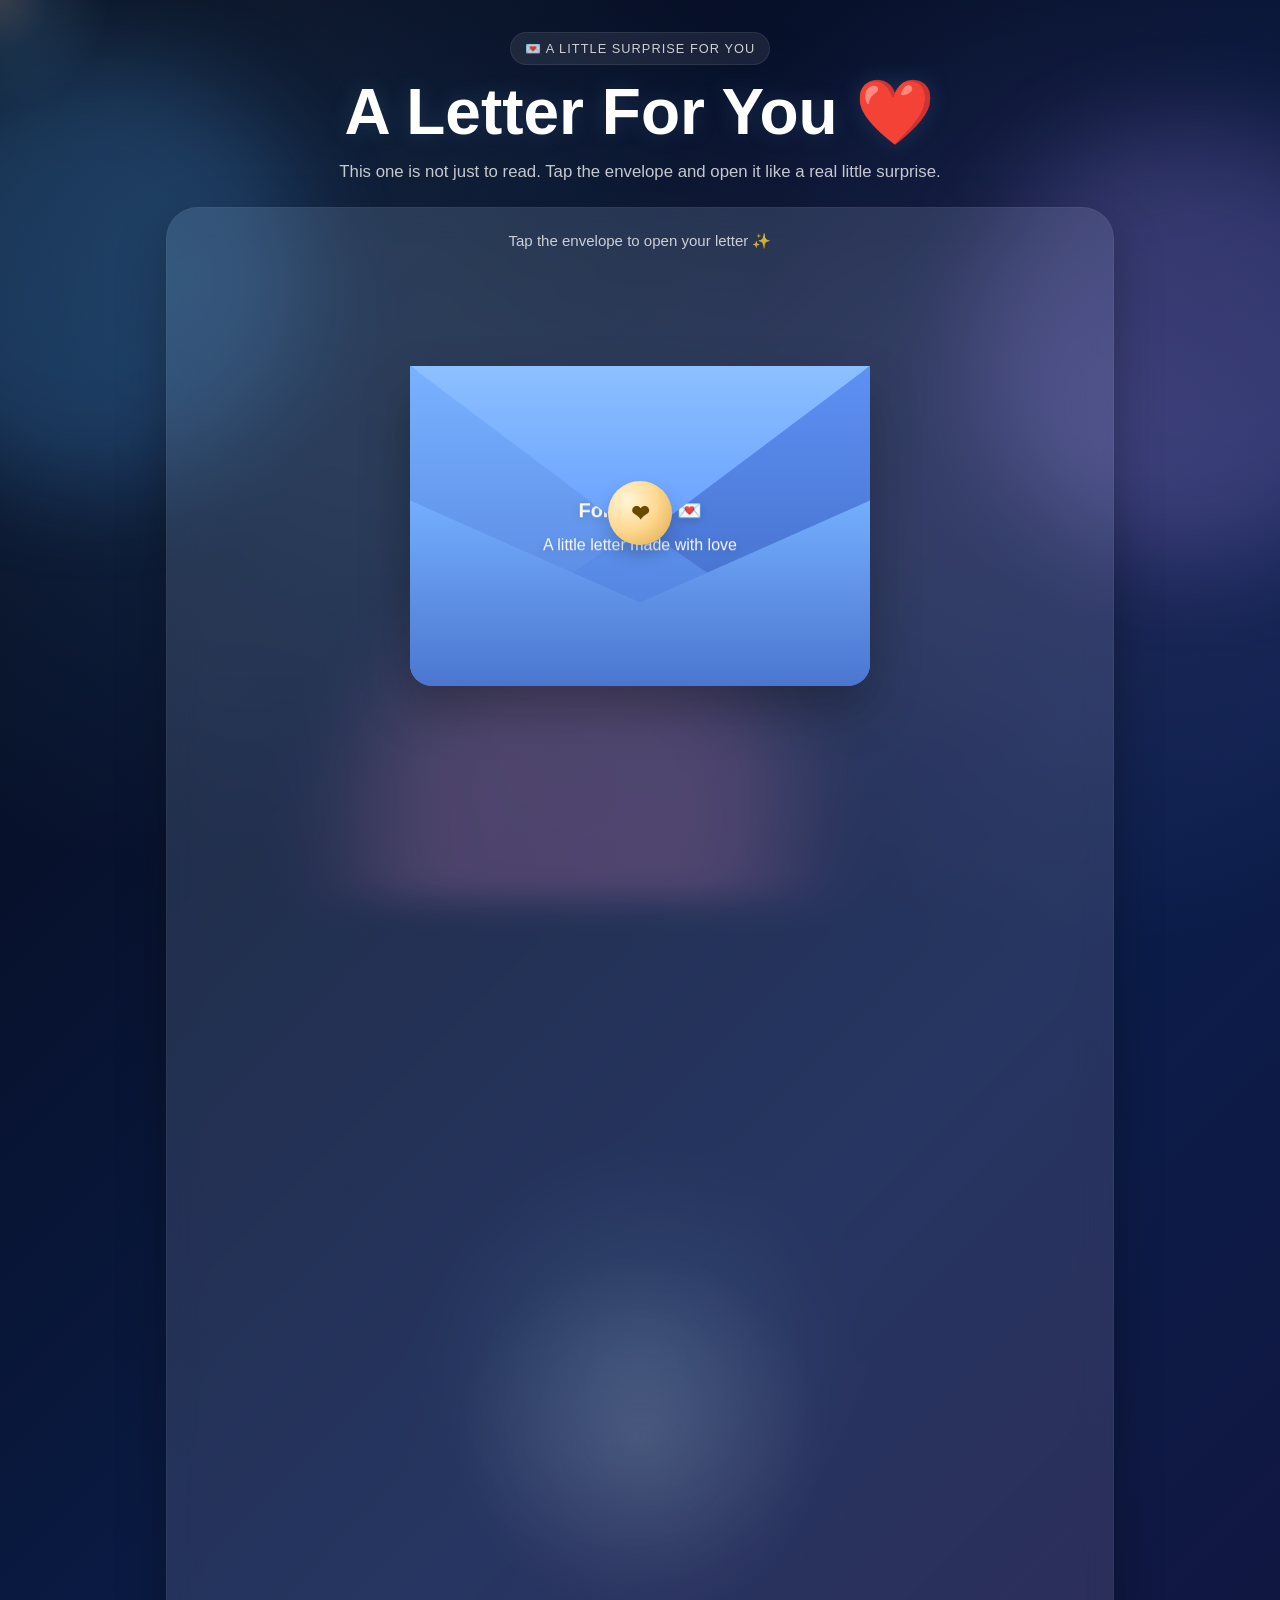
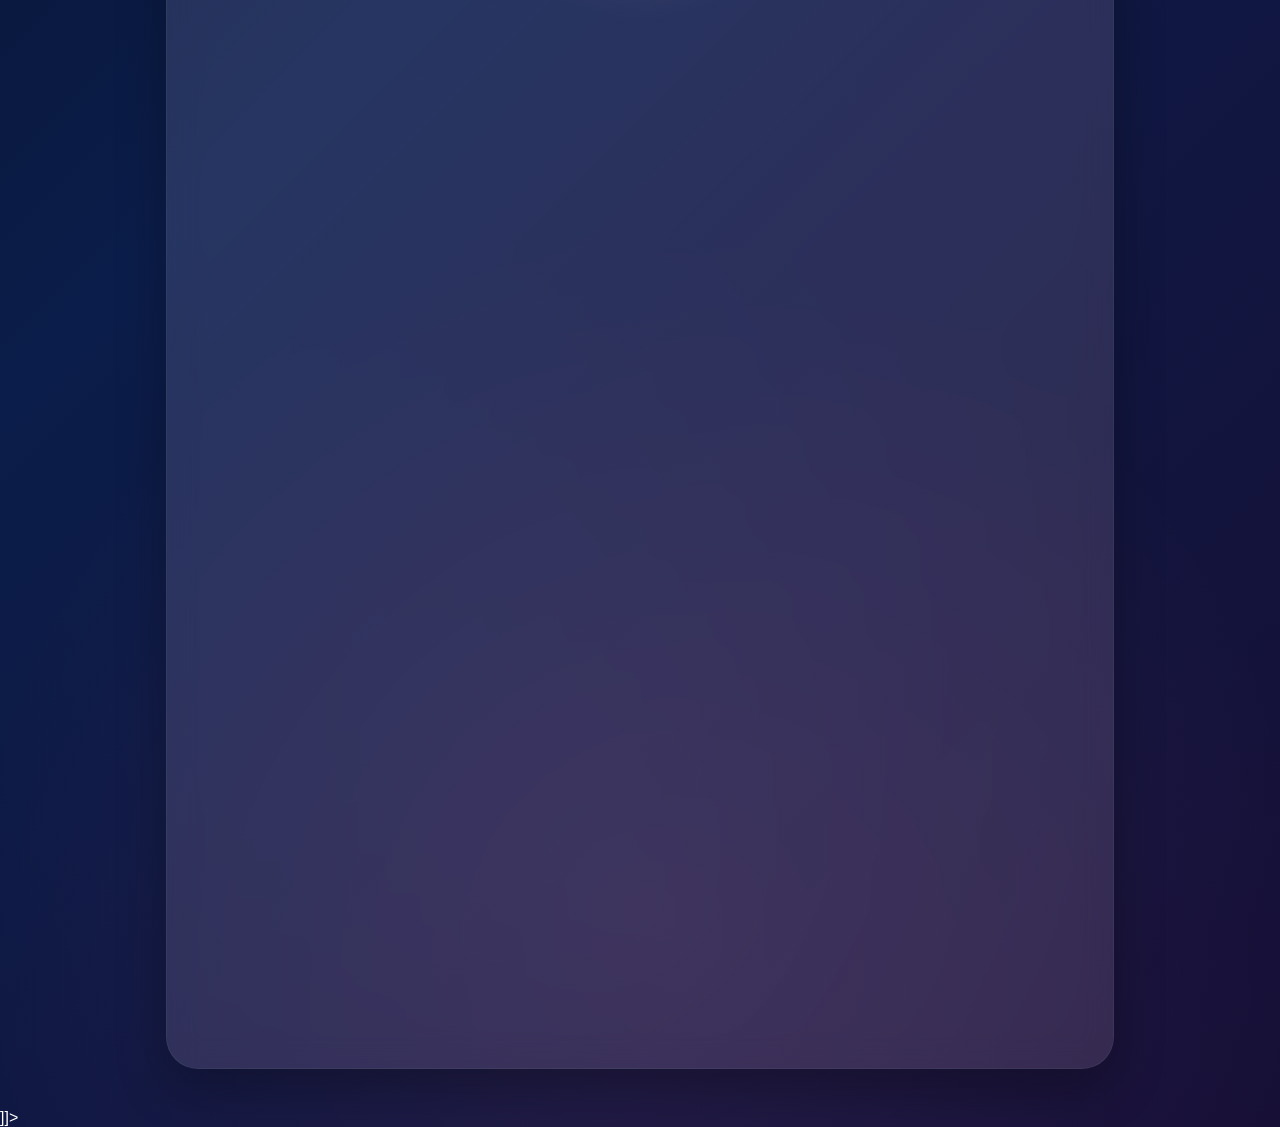
<file: letter.html>
<![CDATA[
<!DOCTYPE html>
<html lang="en">
<head>
  <meta charset="UTF-8" />
  <meta name="viewport" content="width=device-width, initial-scale=1.0" />
  <title>A Letter For You ❤️</title>
  <style>
    *{
      margin:0;
      padding:0;
      box-sizing:border-box;
      font-family:'Poppins', sans-serif;
    }

    :root{
      --x:50%;
      --y:50%;
      --bg1:#040814;
      --bg2:#0b1d4a;
      --bg3:#170f36;
      --blue:#6dbdff;
      --cyan:#97f3ff;
      --violet:#b399ff;
      --pink:#ff88cb;
      --gold:#ffd88f;
      --paper:#fffaf2;
      --ink:#2f2545;
      --muted:rgba(255,255,255,.76);
    }

    html,body{
      width:100%;
      min-height:100%;
    }

    body{
      min-height:100svh;
      overflow-x:hidden;
      background:
        radial-gradient(circle at var(--x) var(--y), rgba(151,243,255,.10), transparent 14%),
        radial-gradient(circle at 14% 10%, rgba(109,189,255,.15), transparent 22%),
        radial-gradient(circle at 86% 16%, rgba(179,153,255,.14), transparent 20%),
        radial-gradient(circle at 50% 92%, rgba(255,136,203,.08), transparent 26%),
        linear-gradient(135deg,var(--bg1),var(--bg2),var(--bg3));
      color:white;
      position:relative;
    }

    body::before{
      content:"";
      position:fixed;
      inset:0;
      background:radial-gradient(circle at center, rgba(255,255,255,.04), transparent 60%);
      pointer-events:none;
      z-index:0;
    }

    .sky{
      position:fixed;
      inset:0;
      overflow:hidden;
      pointer-events:none;
      z-index:0;
    }

    .floaty,.bg-heart,.bg-emoji{
      position:absolute;
      animation:floatUp linear infinite;
      pointer-events:none;
    }

    .floaty{ color:rgba(255,255,255,.22); }
    .bg-heart{
      color:rgba(255,136,203,.16);
      text-shadow:0 0 12px rgba(255,136,203,.10);
    }
    .bg-emoji{
      opacity:.12;
      filter:drop-shadow(0 0 10px rgba(255,255,255,.05));
    }

    .orb{
      position:absolute;
      width:34vmax;
      height:34vmax;
      border-radius:50%;
      filter:blur(50px);
      opacity:.2;
      animation:drift 16s ease-in-out infinite;
    }

    .orb.one{background:#4eaaff; left:-10%; top:6%;}
    .orb.two{background:#ad95ff; right:-10%; top:14%; animation-delay:-5s;}
    .orb.three{background:#ff88cb; left:28%; bottom:-16%; animation-delay:-9s;}

    .cursor-light{
      position:fixed;
      width:220px;
      height:220px;
      left:0;
      top:0;
      border-radius:50%;
      transform:translate(-50%,-50%);
      pointer-events:none;
      background:radial-gradient(circle, rgba(255,255,255,.18), rgba(109,189,255,.10) 32%, rgba(255,255,255,0) 70%);
      mix-blend-mode:screen;
      z-index:1;
    }

    .container{
      width:min(980px,100%);
      margin:auto;
      min-height:100svh;
      padding:32px 16px 40px;
      display:flex;
      align-items:center;
      justify-content:center;
      position:relative;
      z-index:2;
    }

    .experience{
      width:100%;
    }

    .hero{
      text-align:center;
      margin-bottom:20px;
      animation:fadeUp .9s ease;
    }

    .eyebrow{
      display:inline-block;
      padding:8px 14px;
      border-radius:999px;
      background:rgba(255,255,255,.08);
      border:1px solid rgba(255,255,255,.08);
      color:rgba(255,255,255,.78);
      font-size:.8rem;
      letter-spacing:.08em;
      text-transform:uppercase;
      margin-bottom:14px;
    }

    h1{
      font-size:clamp(2.2rem,7vw,4rem);
      margin-bottom:10px;
      line-height:1.06;
      text-shadow:0 0 24px rgba(109,189,255,.16);
    }

    .subtitle{
      max-width:700px;
      margin:auto;
      color:var(--muted);
      line-height:1.8;
      font-size:clamp(.98rem,2.5vw,1.05rem);
    }

    .stage{
      position:relative;
      min-height:680px;
      border-radius:32px;
      background:rgba(255,255,255,.08);
      border:1px solid rgba(255,255,255,.08);
      backdrop-filter:blur(16px);
      -webkit-backdrop-filter:blur(16px);
      box-shadow:0 20px 50px rgba(0,0,0,.28);
      overflow:hidden;
      padding:24px 18px;
    }

    .stage::before{
      content:"";
      position:absolute;
      inset:0;
      background:
        radial-gradient(circle at var(--x) var(--y), rgba(255,255,255,.12), transparent 14%),
        linear-gradient(135deg, rgba(109,189,255,.08), rgba(179,153,255,.06), rgba(255,136,203,.05));
      pointer-events:none;
    }

    .tap-hint{
      text-align:center;
      color:rgba(255,255,255,.76);
      font-size:.94rem;
      margin-bottom:16px;
      position:relative;
      z-index:3;
    }

    .envelope-wrap{
      position:relative;
      z-index:3;
      display:flex;
      justify-content:center;
      align-items:center;
      min-height:520px;
      transition:transform .6s ease, opacity .6s ease;
    }

    .envelope-scene{
      position:relative;
      width:min(520px,92vw);
      aspect-ratio:1.25/1;
      cursor:pointer;
      transform-style:preserve-3d;
      transition:transform .3s ease;
    }

    .glow-ring{
      position:absolute;
      width:320px;
      height:320px;
      left:50%;
      top:50%;
      transform:translate(-50%,-50%);
      border-radius:50%;
      background:radial-gradient(circle, rgba(151,243,255,.18), rgba(179,153,255,.10), transparent 68%);
      filter:blur(18px);
      opacity:.9;
    }

    .envelope{
      position:absolute;
      inset:0;
      margin:auto;
      width:min(460px,88vw);
      height:min(320px,62vw);
      max-height:320px;
      min-height:220px;
      perspective:1200px;
      transform-style:preserve-3d;
    }

    .envelope-back{
      position:absolute;
      inset:0;
      border-radius:22px;
      background:linear-gradient(180deg, #6aa7ff, #4e7bd8);
      box-shadow:0 22px 50px rgba(0,0,0,.28);
      overflow:hidden;
    }

    .envelope-back::before{
      content:"";
      position:absolute;
      inset:0;
      background:linear-gradient(135deg, rgba(255,255,255,.22), transparent 45%);
      pointer-events:none;
    }

    .envelope-left,
    .envelope-right,
    .envelope-bottom{
      position:absolute;
      pointer-events:none;
    }

    .envelope-left{
      left:0;
      top:0;
      width:50%;
      height:100%;
      clip-path:polygon(0 0, 100% 50%, 0 100%);
      background:linear-gradient(180deg, #79b2ff, #4f7cda);
      border-bottom-left-radius:22px;
    }

    .envelope-right{
      right:0;
      top:0;
      width:50%;
      height:100%;
      clip-path:polygon(100% 0, 0 50%, 100% 100%);
      background:linear-gradient(180deg, #5d91f4, #3f66c0);
      border-bottom-right-radius:22px;
    }

    .envelope-bottom{
      left:0;
      right:0;
      bottom:0;
      margin:auto;
      width:100%;
      height:58%;
      clip-path:polygon(0 0, 50% 55%, 100% 0, 100% 100%, 0 100%);
      background:linear-gradient(180deg, #74aefe, #4b76d0);
      border-bottom-left-radius:22px;
      border-bottom-right-radius:22px;
    }

    .flap{
      position:absolute;
      left:0;
      top:0;
      width:100%;
      height:54%;
      transform-origin:top center;
      clip-path:polygon(0 0, 50% 100%, 100% 0);
      background:linear-gradient(180deg, #8cc0ff, #679eff);
      z-index:5;
      transition:transform 1s cubic-bezier(.22,.9,.22,1);
      box-shadow:0 8px 20px rgba(0,0,0,.18);
    }

    .seal{
      position:absolute;
      left:50%;
      top:46%;
      transform:translate(-50%,-50%);
      width:64px;
      height:64px;
      border-radius:50%;
      background:radial-gradient(circle at 30% 30%, #fff5d8, #ffd88f 48%, #d9a948);
      display:grid;
      place-items:center;
      color:#6a4a00;
      font-size:1.4rem;
      font-weight:bold;
      box-shadow:0 10px 18px rgba(0,0,0,.18);
      z-index:6;
      transition:transform .45s ease, opacity .35s ease;
    }

    .mini-note{
      position:absolute;
      left:50%;
      top:50%;
      transform:translate(-50%,-50%);
      text-align:center;
      z-index:4;
      color:rgba(255,255,255,.95);
      width:80%;
      line-height:1.6;
      font-size:1rem;
      text-shadow:0 2px 10px rgba(0,0,0,.18);
    }

    .mini-note strong{
      display:block;
      font-size:1.25rem;
      margin-bottom:6px;
    }

    .letter-panel{
      position:relative;
      z-index:4;
      max-width:760px;
      margin:0 auto;
      opacity:0;
      pointer-events:none;
      transform:translateY(50px) scale(.96);
      transition:opacity .8s ease, transform .8s ease;
    }

    .paper{
      background:
        linear-gradient(180deg, rgba(255,255,255,.62), rgba(255,250,242,.96)),
        var(--paper);
      color:var(--ink);
      border-radius:28px;
      padding:34px 24px;
      box-shadow:
        0 24px 60px rgba(0,0,0,.25),
        inset 0 1px 0 rgba(255,255,255,.65);
      position:relative;
      overflow:hidden;
    }

    .paper::before{
      content:"";
      position:absolute;
      inset:0;
      background:
        linear-gradient(transparent 0, transparent 31px, rgba(109,189,255,.08) 32px);
      background-size:100% 32px;
      opacity:.35;
      pointer-events:none;
    }

    .paper::after{
      content:"";
      position:absolute;
      top:0;
      bottom:0;
      left:28px;
      width:2px;
      background:rgba(255,136,203,.18);
      pointer-events:none;
    }

    .paper-content{
      position:relative;
      z-index:2;
      line-height:2;
      font-size:1.03rem;
      padding-left:18px;
      font-family:'Georgia', serif;
    }

    .paper-title{
      text-align:center;
      font-size:2rem;
      margin-bottom:14px;
      color:#2c2d66;
      font-family:'Georgia', serif;
    }

    .line{
      opacity:0;
      transform:translateY(14px);
      transition:opacity .5s ease, transform .5s ease;
      display:block;
    }

    .line.show{
      opacity:1;
      transform:translateY(0);
    }

    .signature{
      margin-top:28px;
      text-align:right;
      font-size:1.14rem;
      color:#443463;
    }

    .actions{
      margin-top:18px;
      display:flex;
      justify-content:center;
      gap:12px;
      flex-wrap:wrap;
      position:relative;
      z-index:4;
      opacity:0;
      transform:translateY(18px);
      transition:opacity .6s ease, transform .6s ease;
      pointer-events:none;
    }

    .btn{
      display:inline-flex;
      align-items:center;
      justify-content:center;
      border:none;
      border-radius:999px;
      padding:14px 20px;
      color:white;
      text-decoration:none;
      cursor:pointer;
      font-weight:600;
      transition:.25s ease;
      min-width:160px;
    }

    .btn.primary{
      background:linear-gradient(90deg,var(--blue),var(--violet));
      box-shadow:0 12px 28px rgba(109,189,255,.24);
    }

    .btn.secondary{
      background:rgba(255,255,255,.10);
      border:1px solid rgba(255,255,255,.12);
      color:white;
    }

    .btn:hover{
      transform:translateY(-3px) scale(1.02);
    }

    .open .envelope-wrap{
      opacity:0;
      transform:translateY(-30px) scale(.95);
      pointer-events:none;
      position:absolute;
      inset:0;
    }

    .open .flap{
      transform:rotateX(180deg);
    }

    .open .seal{
      opacity:0;
      transform:translate(-50%,-50%) scale(.7);
    }

    .open .letter-panel{
      opacity:1;
      pointer-events:auto;
      transform:translateY(0) scale(1);
    }

    .open .actions{
      opacity:1;
      transform:translateY(0);
      pointer-events:auto;
    }

    .spark,.heart{
      position:fixed;
      pointer-events:none;
      z-index:10000;
      transform:translate(-50%,-50%);
    }

    .spark{
      width:10px;
      height:10px;
      border-radius:50%;
      background:radial-gradient(circle, rgba(255,255,255,1), rgba(255,255,255,0));
      animation:spark .9s ease forwards;
    }

    .heart{
      font-size:18px;
      animation:heartRise 1.45s ease forwards;
      filter:drop-shadow(0 0 10px rgba(255,136,203,.32));
    }

    @keyframes floatUp{
      from{transform:translateY(0) rotate(0deg);}
      to{transform:translateY(-120vh) rotate(180deg);}
    }

    @keyframes drift{
      0%,100%{transform:translate(0,0) scale(1);}
      50%{transform:translate(24px,-22px) scale(1.08);}
    }

    @keyframes fadeUp{
      from{opacity:0; transform:translateY(24px);}
      to{opacity:1; transform:translateY(0);}
    }

    @keyframes spark{
      0%{opacity:1; transform:translate(-50%,-50%) scale(.5);}
      100%{opacity:0; transform:translate(-50%,-50%) scale(3.5);}
    }

    @keyframes heartRise{
      0%{opacity:0; transform:translate(-50%,-50%) scale(.7);}
      15%{opacity:1;}
      100%{opacity:0; transform:translate(-50%,-150px) scale(1.4);}
    }

    @media (max-width:768px){
      .stage{
        min-height:620px;
        border-radius:26px;
        padding:18px 12px;
      }

      .paper{
        padding:26px 16px;
      }

      .paper-content{
        font-size:.98rem;
        line-height:1.9;
        padding-left:10px;
      }

      .paper-title{
        font-size:1.7rem;
      }
    }

    @media (max-width:560px){
      .cursor-light{
        width:150px;
        height:150px;
      }

      .container{
        padding:22px 10px 30px;
      }

      .stage{
        min-height:calc(100svh - 120px);
        border-radius:22px;
        padding:14px 10px 18px;
      }

      .envelope-wrap{
        min-height:360px;
      }

      .envelope{
        width:min(92vw,380px);
        height:min(250px,58vw);
        min-height:200px;
      }

      .seal{
        width:56px;
        height:56px;
        font-size:1.2rem;
      }

      .mini-note{
        font-size:.9rem;
      }

      .mini-note strong{
        font-size:1.12rem;
      }

      .paper{
        padding:22px 12px;
        border-radius:22px;
      }

      .paper::after{
        left:18px;
      }

      .paper-content{
        padding-left:6px;
        font-size:.95rem;
      }

      .actions{
        flex-direction:column;
      }

      .btn{
        width:100%;
        min-width:0;
      }
    }
  </style>
</head>
<body>
  <div class="sky" id="sky">
    <div class="orb one"></div>
    <div class="orb two"></div>
    <div class="orb three"></div>
  </div>

  <div class="cursor-light" id="cursorLight"></div>

  <div class="container">
    <div class="experience">
      <div class="hero">
        <div class="eyebrow">💌 A little surprise for you</div>
        <h1>A Letter For You ❤️</h1>
        <p class="subtitle">
          This one is not just to read. Tap the envelope and open it like a real little surprise.
        </p>
      </div>

      <div class="stage" id="stage">
        <div class="tap-hint" id="tapHint">Tap the envelope to open your letter ✨</div>

        <div class="envelope-wrap" id="envelopeWrap">
          <div class="envelope-scene" id="envelopeScene" role="button" tabindex="0" aria-label="Open the letter">
            <div class="glow-ring"></div>

            <div class="envelope" id="envelope">
              <div class="envelope-back"></div>
              <div class="envelope-left"></div>
              <div class="envelope-right"></div>
              <div class="envelope-bottom"></div>
              <div class="mini-note">
                <strong>For Astha 💌</strong>
                A little letter made with love
              </div>
              <div class="flap" id="flap"></div>
              <div class="seal" id="seal">❤</div>
            </div>
          </div>
        </div>

        <div class="letter-panel" id="letterPanel">
          <div class="paper">
            <div class="paper-content">
              <div class="paper-title">A Letter For You</div>

              <span class="line">Dear Astha,</span>
              <br>

              <span class="line">Happy Birthday ❤️</span>
              <br>

              <span class="line">I wanted to do something different FOR YOU <3</span>
              <span class="line">Anyone can send a birthday text, but I wanted to make something that would stay with you a little longer.</span>
              <br>

              <span class="line">That's why this little website exists.</span>
              <br>

              <span class="line">While making it, I went through old chats, screenshots, calls, memories and moments.</span>
              <span class="line">Some made me smile.</span>
              <span class="line">Some made me laugh.</span>
              <span class="line">And some made my chest feel heavy because of how much they meant to me.</span>
              <br>

              <span class="line">Thank you for every conversation.</span>
              <span class="line">Thank you for every update.</span>
              <span class="line">Thank you for every game.</span>
              <span class="line">Thank you for every good morning and good night.</span>
              <span class="line">Thank you for all the little moments that slowly became part of my day.</span>
              <br>

              <span class="line">You probably don't realize it, but many ordinary days became special because you were there.</span>
              <br>

              <span class="line">I know life gets busy.</span>
              <!-- <span class="line">People change.</span> -->
              <span class="line">Situations change.</span>
              <span class="line">But some memories remain special no matter how much time passes.</span>
              <br>

              <span class="line">And I'm grateful for every one of ours.</span>
              <br>

              <span class="line">Today isn't about the past though.</span>
              <span class="line">Today is about you.</span>
              <br>

              <span class="line">I hope this year brings you happiness.</span>
              <span class="line">I hope it brings you success.</span>
              <span class="line">I hope it brings you peace.</span>
              <span class="line">I hope it brings you countless reasons to smile.</span>
              <br>

              <span class="line">I hope all your wishes come true.</span>
              <br>

              <span class="line">And whenever life feels difficult, please remember that you're stronger than you think.</span>
              <br>

              <span class="line">Thank you for being you.</span>
              <br>

              <span class="line">I'm alaways with you in your wins, your struggles, your dreams nd everything in between ❤️.</span>
              <br>

              <span class="line">And in every life i wanted to be your Anki, Anks, Ankiss. Love and miss You </span>
              <br>

              <span class="line">Happy Birthday, My Girl ❤️</span>

              <div class="signature line">— Anki ✨</div>
            </div>
          </div>
        </div>

        <div class="actions" id="actions">
          <button class="btn secondary" id="replayBtn">Replay Letter ✨</button>
          <a href="final.html" class="btn primary" id="finalBtn">One Last Message 💖</a>
        </div>
      </div>
    </div>
  </div>

  <script>
    const bgEmojis = ["💌","💙","✨","🌙","💫","❤️"];
    const root = document.documentElement;
    const cursorLight = document.getElementById("cursorLight");
    const stage = document.getElementById("stage");
    const envelopeScene = document.getElementById("envelopeScene");
    const seal = document.getElementById("seal");
    const tapHint = document.getElementById("tapHint");
    const replayBtn = document.getElementById("replayBtn");
    const finalBtn = document.getElementById("finalBtn");
    const lines = [...document.querySelectorAll(".line")];
    const sky = document.getElementById("sky");

    let opened = false;

    for(let i=0;i<20;i++){
      const star = document.createElement("div");
      star.className = "floaty";
      star.textContent = Math.random() > 0.5 ? "✦" : "⋆";
      star.style.left = Math.random()*100 + "vw";
      star.style.bottom = (-20 - Math.random()*140) + "px";
      star.style.fontSize = (10 + Math.random()*16) + "px";
      star.style.animationDuration = (10 + Math.random()*15) + "s";
      star.style.animationDelay = (-Math.random()*20) + "s";
      sky.appendChild(star);
    }

    for(let i=0;i<7;i++){
      const heart = document.createElement("div");
      heart.className = "bg-heart";
      heart.textContent = Math.random() > 0.5 ? "❤" : "♡";
      heart.style.left = Math.random()*100 + "vw";
      heart.style.bottom = (-20 - Math.random()*160) + "px";
      heart.style.fontSize = (10 + Math.random()*12) + "px";
      heart.style.animationDuration = (15 + Math.random()*16) + "s";
      heart.style.animationDelay = (-Math.random()*18) + "s";
      sky.appendChild(heart);
    }

    for(let i=0;i<8;i++){
      const emoji = document.createElement("div");
      emoji.className = "bg-emoji";
      emoji.textContent = bgEmojis[Math.floor(Math.random()*bgEmojis.length)];
      emoji.style.left = Math.random()*100 + "vw";
      emoji.style.bottom = (-20 - Math.random()*180) + "px";
      emoji.style.fontSize = (14 + Math.random()*14) + "px";
      emoji.style.animationDuration = (16 + Math.random()*18) + "s";
      emoji.style.animationDelay = (-Math.random()*20) + "s";
      sky.appendChild(emoji);
    }

    function updatePointer(x,y){
      root.style.setProperty("--x", x + "px");
      root.style.setProperty("--y", y + "px");
      cursorLight.style.left = x + "px";
      cursorLight.style.top = y + "px";
    }

    function createSpark(x,y){
      const spark = document.createElement("div");
      spark.className = "spark";
      spark.style.left = x + "px";
      spark.style.top = y + "px";
      document.body.appendChild(spark);
      setTimeout(()=>spark.remove(),900);
    }

    function createHeart(x,y){
      const heart = document.createElement("div");
      heart.className = "heart";
      heart.textContent = ["💙","✨","💖","💌","💫"][Math.floor(Math.random()*5)];
      heart.style.left = x + "px";
      heart.style.top = y + "px";
      document.body.appendChild(heart);
      setTimeout(()=>heart.remove(),1450);
    }

    function tiltEnvelope(clientX, clientY){
      if(opened) return;
      const rect = envelopeScene.getBoundingClientRect();
      const x = clientX - rect.left;
      const y = clientY - rect.top;
      const ry = ((x / rect.width) - 0.5) * 10;
      const rx = ((y / rect.height) - 0.5) * -10;
      envelopeScene.style.transform = `perspective(950px) rotateX(${rx}deg) rotateY(${ry}deg)`;
    }

    function resetTilt(){
      envelopeScene.style.transform = "";
    }

    function revealLines(){
      lines.forEach(line => line.classList.remove("show"));
      lines.forEach((line, index) => {
        setTimeout(() => {
          line.classList.add("show");
        }, index * 120);
      });
    }

    function openLetter(x = window.innerWidth/2, y = window.innerHeight/2){
      if(opened) return;
      opened = true;
      createSpark(x,y);
      createHeart(x,y);
      tapHint.textContent = "The letter is open 💙";
      setTimeout(() => {
        stage.classList.add("open");
        revealLines();
      }, 220);
    }

    function replayLetter(){
      stage.classList.remove("open");
      opened = false;
      tapHint.textContent = "Tap the envelope to open your letter ✨";
      lines.forEach(line => line.classList.remove("show"));
    }

    envelopeScene.addEventListener("click", (e) => {
      openLetter(e.clientX || window.innerWidth/2, e.clientY || window.innerHeight/2);
    });

    envelopeScene.addEventListener("keydown", (e) => {
      if(e.key === "Enter" || e.key === " "){
        e.preventDefault();
        openLetter(window.innerWidth/2, window.innerHeight/2);
      }
    });

    envelopeScene.addEventListener("mouseleave", resetTilt);
    envelopeScene.addEventListener("touchend", resetTilt);

    replayBtn.addEventListener("click", () => {
      replayLetter();
    });

    finalBtn.addEventListener("click", (e) => {
      createHeart(e.clientX || window.innerWidth/2, e.clientY || window.innerHeight/2);
    });

    window.addEventListener("mousemove",(e)=>{
      updatePointer(e.clientX,e.clientY);
      tiltEnvelope(e.clientX,e.clientY);
      if(Math.random() > 0.988) createSpark(e.clientX,e.clientY);
    });

    window.addEventListener("touchstart",(e)=>{
      const t = e.touches[0];
      updatePointer(t.clientX,t.clientY);
      tiltEnvelope(t.clientX,t.clientY);
    },{passive:true});

    window.addEventListener("touchmove",(e)=>{
      const t = e.touches[0];
      updatePointer(t.clientX,t.clientY);
    },{passive:true});
  </script>
</body>
</html>
]]>
</file>
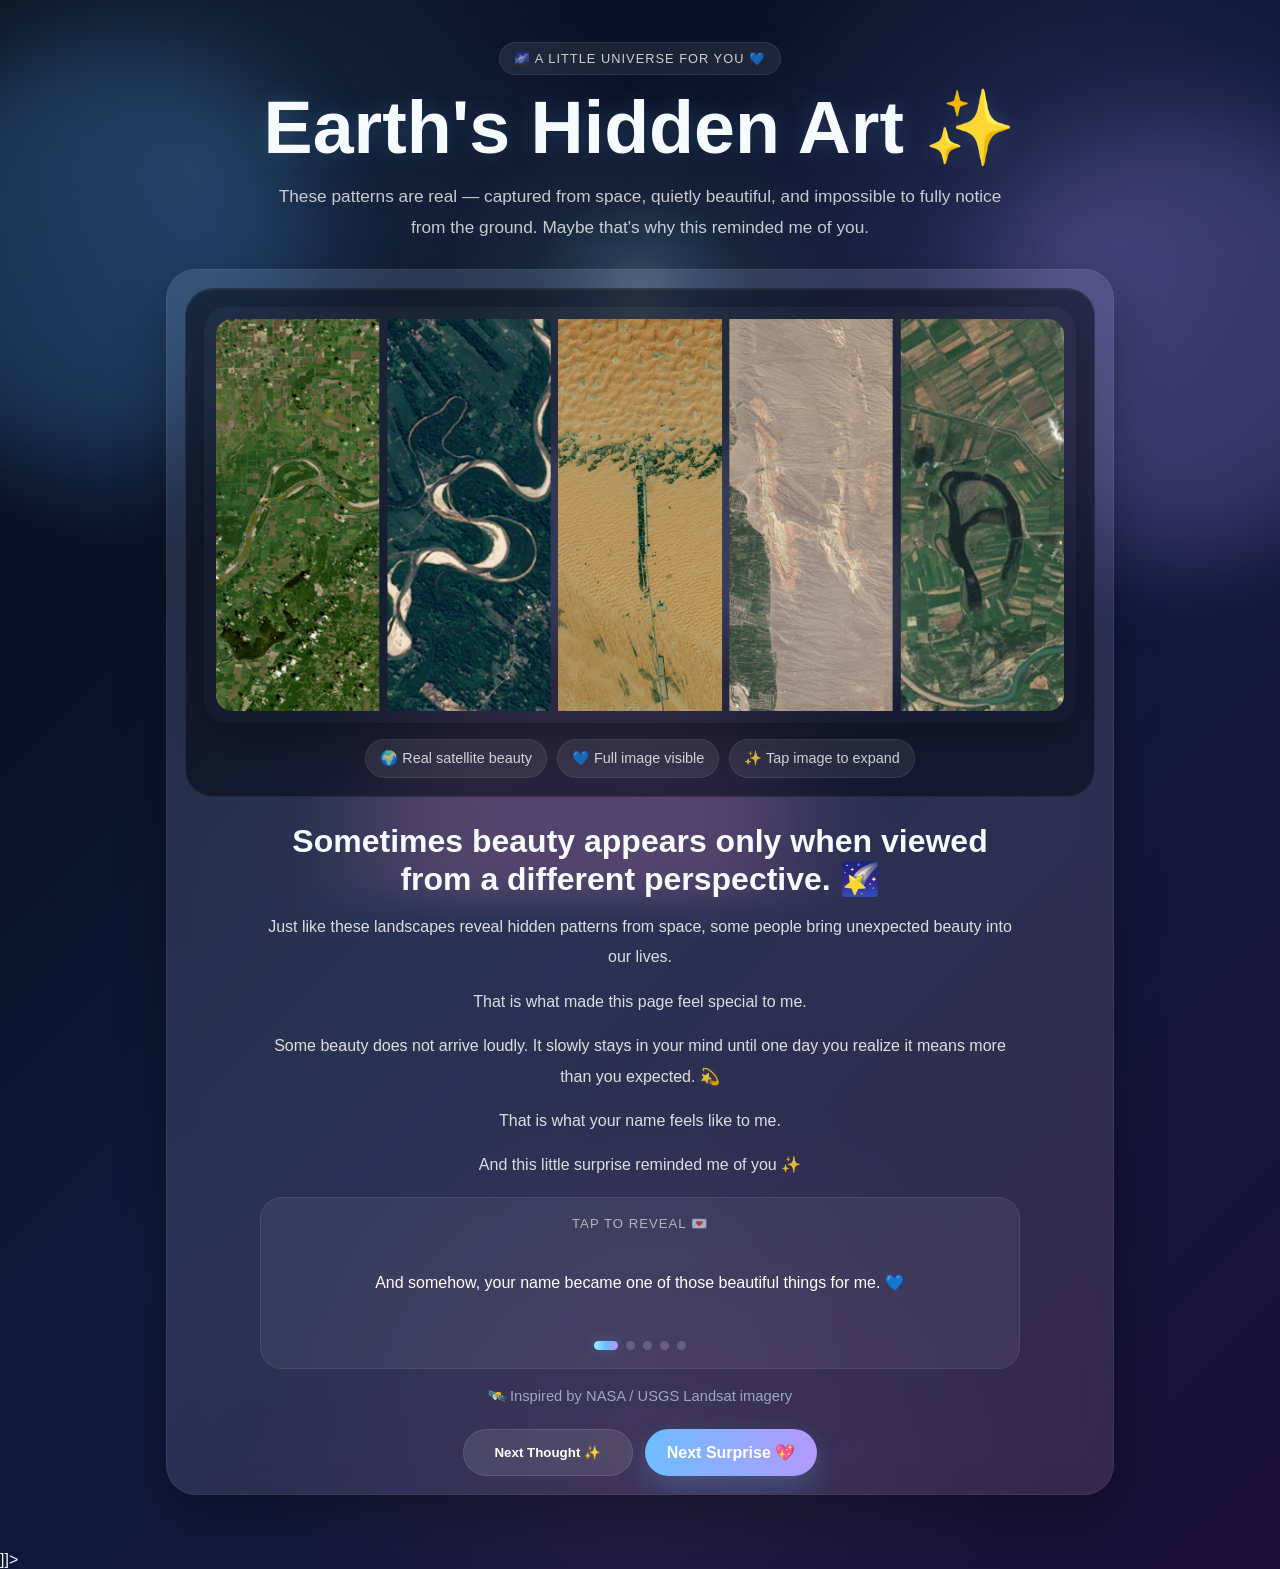
<file: nasa.html>
<![CDATA[
<!DOCTYPE html>
<html lang="en">
<head>
  <meta charset="UTF-8" />
  <meta name="viewport" content="width=device-width, initial-scale=1.0" />
  <title>Earth's Hidden Art</title>
  <style>
    *{
      margin:0;
      padding:0;
      box-sizing:border-box;
      font-family:'Poppins',sans-serif;
    }

    :root{
      --x:50%;
      --y:50%;
      --bg1:#050914;
      --bg2:#0e1a3a;
      --bg3:#1a1036;
      --blue:#6dbdff;
      --cyan:#97f3ff;
      --violet:#b399ff;
      --pink:#ff88cb;
      --gold:#ffd166;
      --text:#f6fbff;
      --muted:rgba(255,255,255,.76);
    }

    html,body{
      width:100%;
      min-height:100%;
    }

    body{
      min-height:100svh;
      overflow-x:hidden;
      background:
        radial-gradient(circle at var(--x) var(--y), rgba(151,243,255,.12), transparent 14%),
        radial-gradient(circle at 16% 10%, rgba(109,189,255,.16), transparent 24%),
        radial-gradient(circle at 84% 16%, rgba(179,153,255,.16), transparent 22%),
        radial-gradient(circle at 50% 92%, rgba(255,136,203,.08), transparent 24%),
        linear-gradient(135deg, var(--bg1), var(--bg2), var(--bg3));
      color:var(--text);
      position:relative;
    }

    body::before{
      content:"";
      position:fixed;
      inset:0;
      background:radial-gradient(circle at center, rgba(255,255,255,.04), transparent 60%);
      pointer-events:none;
      z-index:0;
    }

    .sky{
      position:fixed;
      inset:0;
      overflow:hidden;
      pointer-events:none;
      z-index:0;
    }

    .floaty,.bg-heart,.bg-emoji{
      position:absolute;
      animation:floatUp linear infinite;
      pointer-events:none;
    }

    .floaty{ color:rgba(255,255,255,.22); }
    .bg-heart{
      color:rgba(255,136,203,.16);
      text-shadow:0 0 12px rgba(255,136,203,.12);
    }
    .bg-emoji{
      opacity:.14;
      filter:drop-shadow(0 0 10px rgba(255,255,255,.06));
    }

    .orb{
      position:absolute;
      width:34vmax;
      height:34vmax;
      border-radius:50%;
      filter:blur(50px);
      opacity:.2;
      animation:drift 16s ease-in-out infinite;
    }

    .orb.one{background:#53abff; left:-10%; top:4%;}
    .orb.two{background:#ae93ff; right:-10%; top:14%; animation-delay:-5s;}
    .orb.three{background:#ff88cb; left:28%; bottom:-16%; animation-delay:-9s;}

    .cursor-light{
      position:fixed;
      width:220px;
      height:220px;
      left:0;
      top:0;
      border-radius:50%;
      transform:translate(-50%,-50%);
      pointer-events:none;
      background:radial-gradient(circle, rgba(255,255,255,.18), rgba(109,189,255,.10) 32%, rgba(255,255,255,0) 70%);
      mix-blend-mode:screen;
      z-index:1;
    }

    .container{
      position:relative;
      z-index:2;
      width:min(980px,100%);
      margin:auto;
      padding:42px 16px 56px;
    }

    .hero{
      text-align:center;
      margin-bottom:26px;
      animation:fadeUp .9s ease;
    }

    .eyebrow{
      display:inline-block;
      margin-bottom:14px;
      padding:8px 14px;
      border-radius:999px;
      background:rgba(255,255,255,.08);
      border:1px solid rgba(255,255,255,.08);
      color:rgba(255,255,255,.78);
      font-size:.8rem;
      letter-spacing:.08em;
      text-transform:uppercase;
    }

    h1{
      font-size:clamp(2.2rem,8vw,4.6rem);
      line-height:1.06;
      margin-bottom:14px;
      text-shadow:0 0 24px rgba(109,189,255,.18);
    }

    .subtitle{
      max-width:760px;
      margin:auto;
      color:var(--muted);
      line-height:1.8;
      font-size:clamp(.98rem,2.8vw,1.08rem);
    }

    .main-card{
      background:rgba(255,255,255,.08);
      border:1px solid rgba(255,255,255,.09);
      border-radius:30px;
      backdrop-filter:blur(16px);
      -webkit-backdrop-filter:blur(16px);
      box-shadow:0 20px 50px rgba(0,0,0,.28);
      overflow:hidden;
      position:relative;
      padding:18px;
    }

    .main-card::before{
      content:"";
      position:absolute;
      inset:0;
      background:
        radial-gradient(circle at var(--x) var(--y), rgba(255,255,255,.12), transparent 14%),
        linear-gradient(135deg, rgba(109,189,255,.08), rgba(179,153,255,.06), rgba(255,136,203,.05));
      pointer-events:none;
    }

    .image-shell{
      position:relative;
      z-index:2;
      padding:18px;
      border-radius:28px;
      background:rgba(4,9,20,.55);
      border:1px solid rgba(255,255,255,.07);
      box-shadow:inset 0 1px 0 rgba(255,255,255,.05);
    }

    .image-shell::before{
      content:"";
      position:absolute;
      inset:auto;
      width:70%;
      height:40%;
      left:50%;
      top:50%;
      transform:translate(-50%,-50%);
      background:radial-gradient(circle, rgba(109,189,255,.22), rgba(179,153,255,.12), transparent 70%);
      filter:blur(20px);
      pointer-events:none;
    }

    .image-stage{
      position:relative;
      z-index:2;
      width:100%;
      min-height:260px;
      display:flex;
      align-items:center;
      justify-content:center;
      padding:12px;
      border-radius:22px;
      overflow:hidden;
      cursor:pointer;
      transition:transform .25s ease, box-shadow .25s ease;
      background:
        radial-gradient(circle at center, rgba(255,255,255,.05), transparent 55%),
        linear-gradient(180deg, rgba(255,255,255,.03), rgba(255,255,255,.01));
      box-shadow:0 16px 36px rgba(0,0,0,.25);
      transform-style:preserve-3d;
    }

    .image-stage::after{
      content:"";
      position:absolute;
      inset:0;
      background:radial-gradient(circle at var(--x) var(--y), rgba(255,255,255,.14), transparent 16%);
      pointer-events:none;
    }

    .image-stage img{
      width:100%;
      height:auto;
      max-height:70vh;
      object-fit:contain;
      display:block;
      border-radius:16px;
      transition:transform .4s ease;
    }

    .image-stage:hover img{
      transform:scale(1.02);
    }

    .meta-row{
      display:flex;
      justify-content:center;
      gap:10px;
      flex-wrap:wrap;
      margin-top:16px;
      position:relative;
      z-index:2;
    }

    .tag{
      display:inline-flex;
      align-items:center;
      gap:8px;
      padding:10px 14px;
      border-radius:999px;
      background:rgba(255,255,255,.08);
      border:1px solid rgba(255,255,255,.08);
      color:rgba(255,255,255,.78);
      font-size:.9rem;
    }

    .text-area{
      position:relative;
      z-index:2;
      max-width:760px;
      margin:26px auto 0;
      text-align:center;
    }

    .text-area h2{
      font-size:clamp(1.3rem,4vw,2rem);
      margin-bottom:14px;
    }

    .text-area p{
      color:rgba(255,255,255,.84);
      line-height:1.9;
      margin-bottom:14px;
      font-size:1rem;
    }

    .highlight{
      color:var(--gold);
      text-shadow:0 0 10px rgba(255,209,102,.12);
    }

    .reveal-box{
      margin-top:16px;
      padding:18px 16px;
      border-radius:22px;
      background:rgba(255,255,255,.06);
      border:1px solid rgba(255,255,255,.08);
      position:relative;
      overflow:hidden;
    }

    .reveal-box::before{
      content:"";
      position:absolute;
      inset:0;
      background:radial-gradient(circle at var(--x) var(--y), rgba(255,255,255,.10), transparent 16%);
      pointer-events:none;
    }

    .reveal-title{
      font-size:.82rem;
      letter-spacing:.08em;
      text-transform:uppercase;
      color:rgba(255,255,255,.62);
      margin-bottom:10px;
    }

    .reveal-text{
      min-height:86px;
      position:relative;
      display:flex;
      align-items:center;
      justify-content:center;
      color:#fff;
      line-height:1.8;
      font-size:1rem;
      text-align:center;
    }

    .line{
      opacity:0;
      transform:translateY(12px);
      transition:opacity .55s ease, transform .55s ease;
      position:absolute;
      inset:0;
      display:flex;
      align-items:center;
      justify-content:center;
    }

    .line.show{
      opacity:1;
      transform:translateY(0);
      position:relative;
    }

    .dots{
      display:flex;
      gap:8px;
      margin-top:14px;
      justify-content:center;
      flex-wrap:wrap;
    }

    .dot{
      width:9px;
      height:9px;
      border-radius:50%;
      background:rgba(255,255,255,.18);
      transition:.3s ease;
    }

    .dot.active{
      width:24px;
      border-radius:999px;
      background:linear-gradient(90deg, var(--cyan), var(--blue), var(--violet));
      box-shadow:0 0 12px rgba(109,189,255,.24);
    }

    .credit{
      margin-top:18px;
      color:#9ea7c0;
      font-size:.92rem;
    }

    .actions{
      display:flex;
      gap:12px;
      flex-wrap:wrap;
      justify-content:center;
      margin-top:24px;
      position:relative;
      z-index:2;
    }

    .btn{
      display:inline-flex;
      align-items:center;
      justify-content:center;
      padding:14px 22px;
      border:none;
      border-radius:999px;
      font-weight:600;
      color:white;
      text-decoration:none;
      cursor:pointer;
      transition:.25s ease;
      min-width:170px;
    }

    .btn.primary{
      background:linear-gradient(90deg,var(--blue),var(--violet));
      box-shadow:0 12px 28px rgba(109,189,255,.24);
    }

    .btn.secondary{
      background:rgba(255,255,255,.10);
      border:1px solid rgba(255,255,255,.10);
    }

    .btn:hover{
      transform:translateY(-3px) scale(1.02);
    }

    .lightbox{
      position:fixed;
      inset:0;
      background:rgba(0,0,0,.92);
      display:none;
      justify-content:center;
      align-items:center;
      z-index:9999;
      padding:14px;
    }

    .lightbox.open{
      display:flex;
    }

    .lightbox-inner{
      max-width:1000px;
      width:100%;
      position:relative;
      text-align:center;
    }

    .lightbox img{
      max-width:100%;
      max-height:84vh;
      object-fit:contain;
      border-radius:18px;
      box-shadow:0 18px 50px rgba(0,0,0,.45);
      background:#0b1020;
    }

    .close{
      position:absolute;
      top:-6px;
      right:0;
      width:42px;
      height:42px;
      border:none;
      border-radius:50%;
      background:rgba(255,255,255,.12);
      color:white;
      font-size:24px;
      cursor:pointer;
    }

    .lightbox-caption{
      margin-top:12px;
      color:rgba(255,255,255,.75);
      line-height:1.7;
      font-size:.95rem;
    }

    .spark,.heart{
      position:fixed;
      pointer-events:none;
      z-index:10000;
      transform:translate(-50%,-50%);
    }

    .spark{
      width:10px;
      height:10px;
      border-radius:50%;
      background:radial-gradient(circle, rgba(255,255,255,1), rgba(255,255,255,0));
      animation:spark .9s ease forwards;
    }

    .heart{
      font-size:18px;
      animation:heartRise 1.5s ease forwards;
      filter:drop-shadow(0 0 10px rgba(255,136,203,.32));
    }

    @keyframes floatUp{
      from{transform:translateY(0) rotate(0deg);}
      to{transform:translateY(-120vh) rotate(180deg);}
    }

    @keyframes drift{
      0%,100%{transform:translate(0,0) scale(1);}
      50%{transform:translate(24px,-22px) scale(1.08);}
    }

    @keyframes fadeUp{
      from{opacity:0; transform:translateY(24px);}
      to{opacity:1; transform:translateY(0);}
    }

    @keyframes spark{
      0%{opacity:1; transform:translate(-50%,-50%) scale(.5);}
      100%{opacity:0; transform:translate(-50%,-50%) scale(3.5);}
    }

    @keyframes heartRise{
      0%{opacity:0; transform:translate(-50%,-50%) scale(.7);}
      15%{opacity:1;}
      100%{opacity:0; transform:translate(-50%,-150px) scale(1.4);}
    }

    @media (max-width:768px){
      .container{
        padding:28px 12px 42px;
      }

      .main-card{
        border-radius:24px;
        padding:12px;
      }

      .image-shell{
        padding:12px;
        border-radius:22px;
      }

      .image-stage{
        min-height:220px;
        border-radius:18px;
      }

      .image-stage img{
        max-height:56vh;
      }
    }

    @media (max-width:520px){
      .cursor-light{
        width:145px;
        height:145px;
      }

      .container{
        padding:22px 10px 36px;
      }

      .eyebrow{
        font-size:.72rem;
      }

      h1{
        font-size:clamp(2rem,10vw,2.8rem);
      }

      .subtitle{
        font-size:.95rem;
        line-height:1.7;
      }

      .main-card{
        border-radius:20px;
        padding:10px;
      }

      .image-shell{
        padding:10px;
        border-radius:18px;
      }

      .image-stage{
        min-height:180px;
        padding:8px;
      }

      .image-stage img{
        max-height:48vh;
        border-radius:14px;
      }

      .tag{
        width:100%;
        justify-content:center;
        font-size:.86rem;
      }

      .text-area h2{
        font-size:1.25rem;
      }

      .text-area p,
      .reveal-text{
        font-size:.95rem;
      }

      .reveal-text{
        min-height:110px;
      }

      .actions{
        flex-direction:column;
      }

      .btn{
        width:100%;
        min-width:0;
      }
    }
  </style>
</head>
<body>
  <div class="sky" id="sky">
    <div class="orb one"></div>
    <div class="orb two"></div>
    <div class="orb three"></div>
  </div>

  <div class="cursor-light" id="cursorLight"></div>

  <div class="container">
    <div class="hero">
      <div class="eyebrow">🌌 A little universe for you 💙</div>
      <h1>Earth's Hidden Art ✨</h1>
      <p class="subtitle">
        These patterns are real — captured from space, quietly beautiful, and impossible to fully notice from the ground. Maybe that's why this reminded me of you.
      </p>
    </div>

    <div class="main-card">
      <div class="image-shell">
        <div class="image-stage" id="imageStage" onclick="openImage()">
          <img src="ASTHA.png" alt="NASA-inspired surprise image for Astha">
        </div>

        <div class="meta-row">
          <div class="tag">🌍 Real satellite beauty</div>
          <div class="tag">💙 Full image visible</div>
          <div class="tag">✨ Tap image to expand</div>
        </div>
      </div>

      <div class="text-area">
        <h2>Sometimes beauty appears only when viewed from a different perspective. 🌠</h2>

        <p>
          Just like these landscapes reveal hidden patterns from space,
            some people bring unexpected beauty into our lives.
        </p>

        <p>
          That is what made this page feel special to me.
        </p>

        <p class="highlight">
          Some beauty does not arrive loudly. It slowly stays in your mind until one day you realize it means more than you expected. 💫
        </p>

        <p>
          That is what your name feels like to me.
        </p>

        <p>
         And this little surprise reminded me of you ✨
        </p>

        <!-- <p>
          Maybe that's why this page felt right. Just like Earth hides art in places people don't always notice, some people quietly become important in ways that are hard to explain at first.
        </p> -->

        <div class="reveal-box">
          <div class="reveal-title">Tap to reveal 💌</div>
          <div class="reveal-text" id="revealText">
            <div class="line show">And somehow, your name became one of those beautiful things for me. 💙</div>
          </div>
          <div class="dots" id="dots"></div>
        </div>

        <div class="credit">🛰️ Inspired by NASA / USGS Landsat imagery</div>

        <div class="actions">
          <button class="btn secondary" id="nextLineBtn">Next Thought ✨</button>
          <a href="cards.html" class="btn primary" id="nextBtn">Next Surprise 💖</a>
        </div>
      </div>
    </div>
  </div>

  <div class="lightbox" id="lightbox" onclick="closeImage(event)">
    <div class="lightbox-inner">
      <button class="close" aria-label="Close">×</button>
      <img src="ASTHA.png" alt="NASA-inspired surprise image for Astha expanded">
      <div class="lightbox-caption">🌍 A wider look at the image that reminded me of you.</div>
    </div>
  </div>

  <script>
    const thoughts = [
      "And somehow, your name became one of those beautiful things for me. 💙",
      "Your name stayed with me longer than I expected. ✨",
      "Astha feels less like a word now, and more like a feeling. 🌌",
      "Some names are remembered. Yours is felt. 💫",
      "Maybe that is why beautiful things keep reminding me of you. 💖"
    ];

    const bgEmojis = ["🌍","✨","💙","🪐","🌌","💫"];

    const root = document.documentElement;
    const cursorLight = document.getElementById("cursorLight");
    const imageStage = document.getElementById("imageStage");
    const lightbox = document.getElementById("lightbox");
    const revealText = document.getElementById("revealText");
    const nextLineBtn = document.getElementById("nextLineBtn");
    const nextBtn = document.getElementById("nextBtn");
    const dots = document.getElementById("dots");
    const sky = document.getElementById("sky");

    let currentThought = 0;
    let animating = false;

    for(let i=0;i<thoughts.length;i++){
      const dot = document.createElement("div");
      dot.className = "dot" + (i===0 ? " active" : "");
      dots.appendChild(dot);
    }

    for(let i=0;i<20;i++){
      const star = document.createElement("div");
      star.className = "floaty";
      star.textContent = Math.random() > 0.5 ? "✦" : "⋆";
      star.style.left = Math.random()*100 + "vw";
      star.style.bottom = (-20 - Math.random()*140) + "px";
      star.style.fontSize = (10 + Math.random()*16) + "px";
      star.style.animationDuration = (10 + Math.random()*15) + "s";
      star.style.animationDelay = (-Math.random()*20) + "s";
      sky.appendChild(star);
    }

    for(let i=0;i<7;i++){
      const heart = document.createElement("div");
      heart.className = "bg-heart";
      heart.textContent = Math.random() > 0.5 ? "❤" : "♡";
      heart.style.left = Math.random()*100 + "vw";
      heart.style.bottom = (-20 - Math.random()*160) + "px";
      heart.style.fontSize = (10 + Math.random()*12) + "px";
      heart.style.animationDuration = (15 + Math.random()*16) + "s";
      heart.style.animationDelay = (-Math.random()*18) + "s";
      sky.appendChild(heart);
    }

    for(let i=0;i<8;i++){
      const emoji = document.createElement("div");
      emoji.className = "bg-emoji";
      emoji.textContent = bgEmojis[Math.floor(Math.random()*bgEmojis.length)];
      emoji.style.left = Math.random()*100 + "vw";
      emoji.style.bottom = (-20 - Math.random()*180) + "px";
      emoji.style.fontSize = (14 + Math.random()*14) + "px";
      emoji.style.animationDuration = (16 + Math.random()*18) + "s";
      emoji.style.animationDelay = (-Math.random()*20) + "s";
      sky.appendChild(emoji);
    }

    function updatePointer(x,y){
      root.style.setProperty("--x", x + "px");
      root.style.setProperty("--y", y + "px");
      cursorLight.style.left = x + "px";
      cursorLight.style.top = y + "px";
    }

    function tiltImage(clientX, clientY){
      const rect = imageStage.getBoundingClientRect();
      const x = clientX - rect.left;
      const y = clientY - rect.top;
      const ry = ((x / rect.width) - 0.5) * 8;
      const rx = ((y / rect.height) - 0.5) * -8;
      imageStage.style.transform = `perspective(950px) rotateX(${rx}deg) rotateY(${ry}deg) translateY(-3px)`;
    }

    function resetTilt(){
      imageStage.style.transform = "";
    }

    function openImage(){
      lightbox.classList.add("open");
      document.body.style.overflow = "hidden";
    }

    function closeImage(e){
      if(e.target === lightbox || e.target.classList.contains("close")){
        lightbox.classList.remove("open");
        document.body.style.overflow = "";
      }
    }

    function createSpark(x,y){
      const spark = document.createElement("div");
      spark.className = "spark";
      spark.style.left = x + "px";
      spark.style.top = y + "px";
      document.body.appendChild(spark);
      setTimeout(()=>spark.remove(),900);
    }

    function createHeart(x,y){
      const heart = document.createElement("div");
      heart.className = "heart";
      heart.textContent = ["💙","✨","💖","🌌","🪐"][Math.floor(Math.random()*5)];
      heart.style.left = x + "px";
      heart.style.top = y + "px";
      document.body.appendChild(heart);
      setTimeout(()=>heart.remove(),1500);
    }

    function renderThought(index){
      if(animating) return;
      animating = true;

      const current = revealText.querySelector(".line");
      current.classList.remove("show");

      setTimeout(() => {
        revealText.innerHTML = "";
        const line = document.createElement("div");
        line.className = "line show";
        line.textContent = thoughts[index];
        revealText.appendChild(line);

        document.querySelectorAll(".dot").forEach((dot, i) => {
          dot.classList.toggle("active", i === index);
        });

        animating = false;
      }, 220);
    }

    function nextThought(x = window.innerWidth/2, y = window.innerHeight/2){
      createSpark(x,y);
      createHeart(x,y);

      if(currentThought < thoughts.length - 1){
        currentThought++;
      } else {
        currentThought = 0;
      }
      renderThought(currentThought);
    }

    window.addEventListener("mousemove",(e)=>{
      updatePointer(e.clientX,e.clientY);
      tiltImage(e.clientX,e.clientY);
      if(Math.random() > 0.988) createSpark(e.clientX,e.clientY);
    });

    window.addEventListener("touchstart",(e)=>{
      const t = e.touches[0];
      updatePointer(t.clientX,t.clientY);
    },{ passive:true });

    window.addEventListener("touchmove",(e)=>{
      const t = e.touches[0];
      updatePointer(t.clientX,t.clientY);
    },{ passive:true });

    imageStage.addEventListener("mouseleave", resetTilt);
    imageStage.addEventListener("touchend", resetTilt);

    nextLineBtn.addEventListener("click",(e)=>{
      nextThought(e.clientX || window.innerWidth/2, e.clientY || window.innerHeight/2);
    });

    nextBtn.addEventListener("click",(e)=>{
      createHeart(e.clientX || window.innerWidth/2, e.clientY || window.innerHeight/2);
    });

    document.addEventListener("keydown",(e)=>{
      if(e.key === "Escape"){
        lightbox.classList.remove("open");
        document.body.style.overflow = "";
      }
    });

    updatePointer(window.innerWidth/2, window.innerHeight/3);
  </script>
</body>
</html>
]]>
</file>
